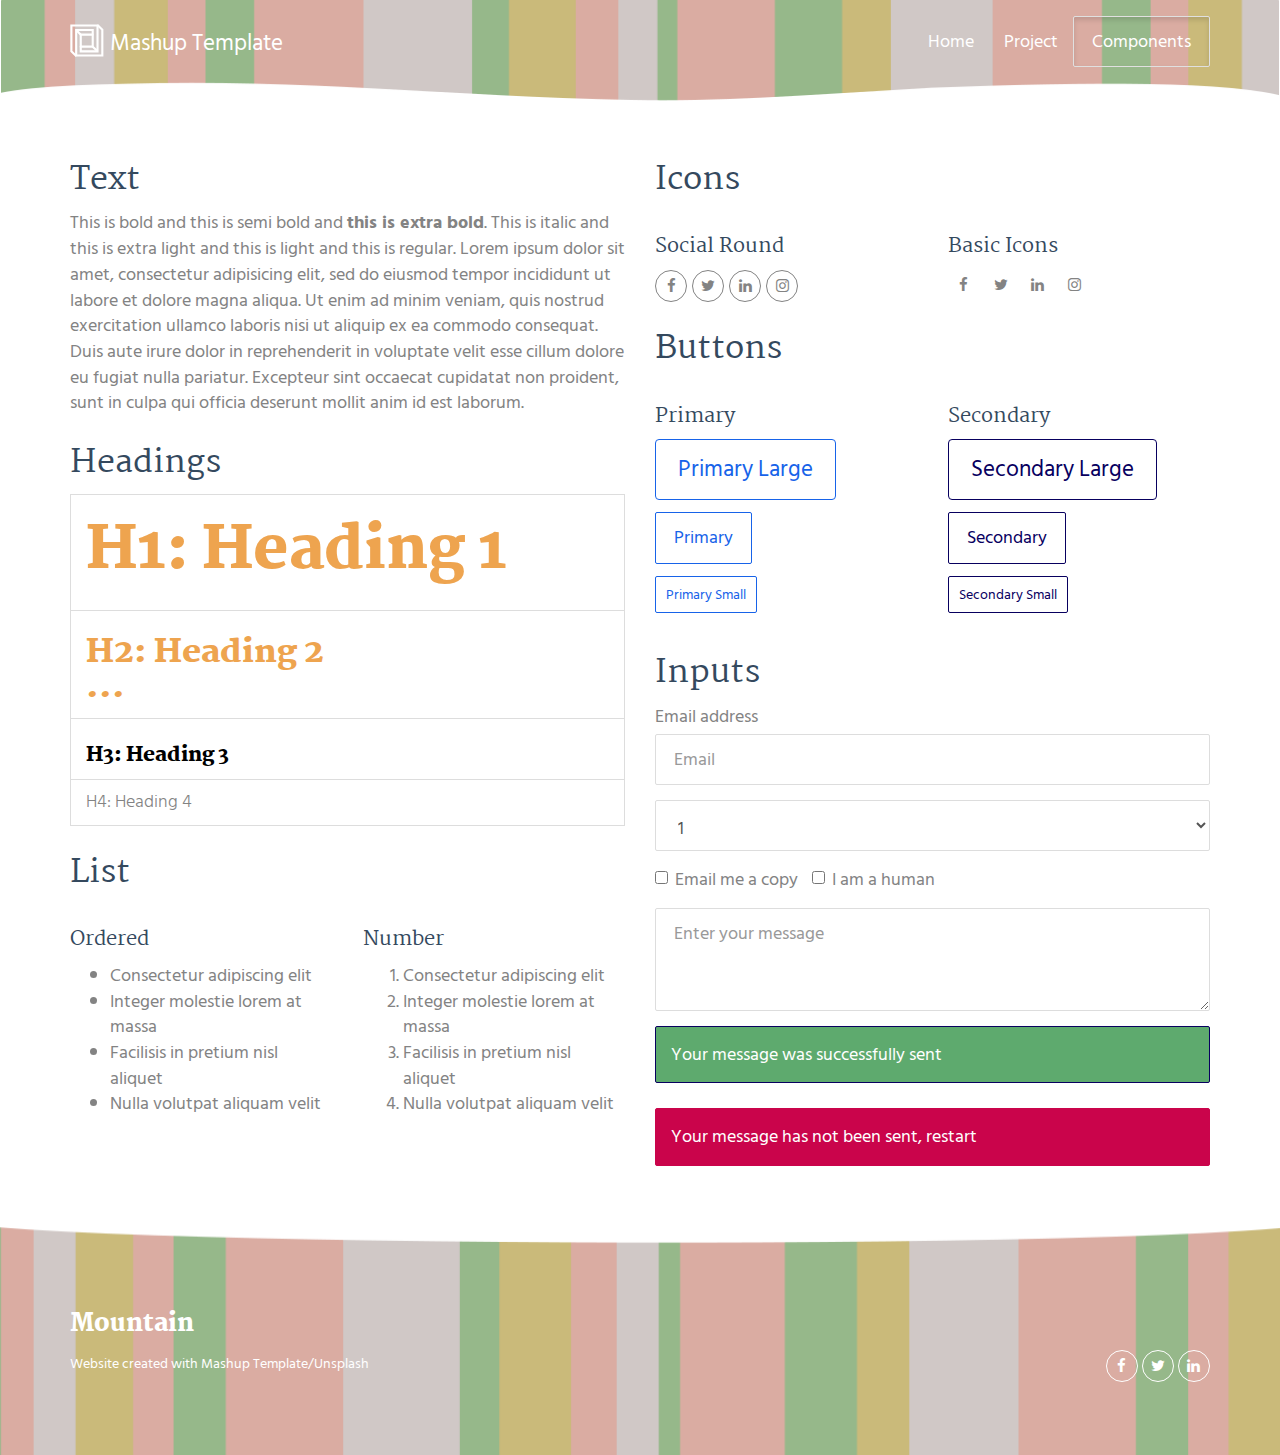
<file: components.html>
<!DOCTYPE html>
<html lang="en">

<head>
  <meta charset="UTF-8">
  <meta content="IE=edge" http-equiv="X-UA-Compatible">
  <meta content="width=device-width,initial-scale=1" name="viewport">
  <meta content="description" name="description">
  <meta name="google" content="notranslate" />
  <meta content="Mashup templates have been developped by Orson.io team" name="author">

  <!-- Disable tap highlight on IE -->
  <meta name="msapplication-tap-highlight" content="no">
  
  
  <link rel="apple-touch-icon" sizes="180x180" href="./assets/apple-icon-180x180.png">
  <link href="./assets/favicon.ico" rel="icon">

  <link href="" rel="stylesheet">


  <title>components</title>

<link href="./main.550dcf66.css" rel="stylesheet"></head>

<body> <!-- Add your content of header -->
<header>
  <nav class="navbar navbar-default active">
    <div class="container">
      <div class="navbar-header">
        <button type="button" class="navbar-toggle collapsed" data-toggle="collapse" data-target="#navbar-collapse" aria-expanded="false">
          <span class="sr-only">Toggle navigation</span>
          <span class="icon-bar"></span>
          <span class="icon-bar"></span>
          <span class="icon-bar"></span>
        </button>
        <a class="navbar-brand" href="./index.html" title="">
          <img src="./assets/images/mashup-icon.svg" class="navbar-logo-img" alt="">
          Mashup Template
        </a>
      </div>

      <div class="collapse navbar-collapse" id="navbar-collapse">
        <ul class="nav navbar-nav navbar-right">
          <li><a href="./index.html" title="">Home</a></li>
          <li><a href="./project.html" title="">Project</a></li>
          <li>
            <p>
              <a href="./components.html" class="btn btn-default navbar-btn" title="">Components</a>
            </p>
          </li>

        </ul>
      </div> 
    </div>
  </nav>
</header>

<!-- Add your site or app content here -->
  <div class="container">
    <div class="row">
      <div class="col-xs-12 col-md-6">

        <div class="template-example">
          <h2 class="template-title-example">Text</h2>
          <p>This is bold and this is semi bold and <b>this is extra bold</b>. This is italic and this is extra light and this is light
          and this is regular. Lorem ipsum dolor sit amet, consectetur adipisicing elit, sed do eiusmod
          tempor incididunt ut labore et dolore magna aliqua. Ut enim ad minim veniam,
          quis nostrud exercitation ullamco laboris nisi ut aliquip ex ea commodo
          consequat. Duis aute irure dolor in reprehenderit in voluptate velit esse
          cillum dolore eu fugiat nulla pariatur. Excepteur sint occaecat cupidatat non
          proident, sunt in culpa qui officia deserunt mollit anim id est laborum.
          </p>
        </div>

        <div class="template-example">
          <h2 class="template-title-example">Headings</h2>
          
          <table class="table table-bordered">
            <tr><td><h1>H1: Heading 1</h1></td></tr>
            <tr><td><h2>H2: Heading 2</h2></td></tr>
            <tr><td><h3>H3: Heading 3</h3></td></tr>
            <tr><td><h4>H4: Heading 4</h4></td></tr>
          </table>
        </div>

        <div class="template-example">
          <h2 class="template-title-example">List</h2>
          <div class="row">
            <div class="col-md-6">
              <h3 class="template-title-example">Ordered</h3>
              <ul>
                <li>Consectetur adipiscing elit</li>
                <li>Integer molestie lorem at massa</li>
                <li>Facilisis in pretium nisl aliquet</li>
                <li>Nulla volutpat aliquam velit</li>
              </ul>
            </div>
            <div class="col-md-6">
              <h3 class="template-title-example">Number</h3>
              <ol>
                <li>Consectetur adipiscing elit</li>
                <li>Integer molestie lorem at massa</li>
                <li>Facilisis in pretium nisl aliquet</li>
                <li>Nulla volutpat aliquam velit</li>
              </ol>
            </div>
          </div>
        </div>

        
      </div>

      <div class="col-xs-12 col-md-6">
        <div class="template-example">
          <h2 class="template-title-example">Icons</h2>
          
          <div class="row">
            <div class="col-md-6">
              <h3 class="template-title-example">Social Round</h2>
              <ul class="list-icons">
                <li>
                  <a href="" class="social-round-icon fa-icon">
                    <i class="fa fa-facebook"></i>
                  </a>
                </li>
                <li>
                  <a href="" class="social-round-icon fa-icon">
                    <i class="fa fa-twitter"></i>
                  </a>
                </li>
                <li>
                  <a href="" class="social-round-icon fa-icon">
                    <i class="fa fa-linkedin"></i>
                  </a>
                </li>
                <li>
                  <a href="" class="social-round-icon fa-icon">
                    <i class="fa fa-instagram"></i>
                  </a>
                </li>
              </ul>
            </div>
            <div class="col-md-6">
               <h3 class="template-title-example">Basic Icons</h2>
                <ul class="list-icons">
                  <li>
                    <span class="fa-icon">
                      <i class="fa fa-facebook"></i>
                    </span>
                  </li>
                  <li>
                    <span class="fa-icon">
                      <i class="fa fa-twitter"></i>
                    </span>
                  </li>
                  <li>
                    <span class="fa-icon">
                      <i class="fa fa-linkedin"></i>
                    </span>
                  </li>
                  <li>
                    <span class="fa-icon">
                      <i class="fa fa-instagram"></i>
                    </span>
                  </li>
                </ul>
            </div>

          </div>


          


        </div>

        <div class="template-example">
          <h2 class="template-title-example">Buttons</h2>
          <div class="row">
            <div class="col-md-6">
              <h3 class="template-title-example">Primary</h2>
              <div class="row">
                  <div class="col-md-6">
                  <p><a href="" class="btn btn-primary btn-lg">Primary Large</a></p>
                  <p><a href="" class="btn btn-primary">Primary </a></p>
                  <p><a href="" class="btn btn-primary btn-sm">Primary Small</a></p>
                </div>
              </div>

            </div>

            <div class="col-md-6">
              <h3 class="template-title-example">Secondary</h2>
              <div class="row">
                  <div class="col-md-6">
                  <p><a href="" class="btn btn-info btn-lg">Secondary Large</a></p>
                  <p><a href="" class="btn btn-info">Secondary </a></p>
                  <p><a href="" class="btn btn-info btn-sm">Secondary Small</a></p>
                </div>
              </div>
            </div>
          </div>
        </div>
        
        <div class="template-example">
          <h2 class="template-title-example">Inputs</h2>

            <div class="form-group">
              <label for="exampleInputEmail1">Email address</label>
              <input type="email" class="form-control" id="exampleInputEmail1" placeholder="Email">
            </div>

            <div class="form-group">
              <select class="form-control">
                <option>1</option>
                <option>2</option>
                <option>3</option>
                <option>4</option>
                <option>5</option>
              </select>
            </div>

            <div class="form-group">
              <label class="checkbox-inline">
                <input 
                type="checkbox" id="inlineCheckbox1" value="option1"> Email me a copy
              </label>
              <label class="checkbox-inline">
                <input type="checkbox" id="inlineCheckbox2" value="option2"> I am a human
              </label>
            </div>

            <div class="form-group">
              <textarea class="form-control" rows="3" placeholder="Enter your message"></textarea>
            </div>
            
            <div class="alert alert-success" role="alert">Your message was successfully sent</div>
            <div class="alert alert-danger" role="alert">Your message has not been sent, restart</div>
        </div>




      </div>
    </div>
  </div>

<footer class="footer-container white-text-container">
  <div class="container">
    <div class="row">

     
      <div class="col-xs-12">
        <h3>Mountain</h3>

        <div class="row">
          <div class="col-xs-12 col-sm-7">
            <p><small>Website created with <a href="http://www.mashup-template.com/" title="Create website with free html template">Mashup Template</a>/<a href="https://www.unsplash.com/" title="Beautiful Free Images">Unsplash</a></small>
            </p>
          </div>
          <div class="col-xs-12 col-sm-5">
            <p class="text-right">
              <a href="https://facebook.com/" class="social-round-icon white-round-icon fa-icon" title="">
                <i class="fa fa-facebook" aria-hidden="true"></i>
              </a>
              <a href="https://twitter.com/" class="social-round-icon white-round-icon fa-icon" title="">
                <i class="fa fa-twitter" aria-hidden="true"></i>
              </a>
              <a href="https://www.linkedin.com/" class="social-round-icon white-round-icon fa-icon" title="">
                <i class="fa fa-linkedin" aria-hidden="true"></i>
              </a>
            </p>
          </div>
        </div>
        
        
      </div>
    </div>
  </div>
</footer>

<script>
  document.addEventListener("DOMContentLoaded", function (event) {
    navActivePage();
    scrollRevelation('.reveal');
  });
</script>

<!-- Google Analytics: change UA-XXXXX-X to be your site's ID 

<script>
  (function (i, s, o, g, r, a, m) {
    i['GoogleAnalyticsObject'] = r; i[r] = i[r] || function () {
      (i[r].q = i[r].q || []).push(arguments)
    }, i[r].l = 1 * new Date(); a = s.createElement(o),
      m = s.getElementsByTagName(o)[0]; a.async = 1; a.src = g; m.parentNode.insertBefore(a, m)
  })(window, document, 'script', '//www.google-analytics.com/analytics.js', 'ga');
  ga('create', 'UA-XXXXX-X', 'auto');
  ga('send', 'pageview');
</script>

--> <script type="text/javascript" src="./main.0cf8b554.js"></script></body>

</html>
</file>
<file: main.550dcf66.css>
@import url(https://fonts.googleapis.com/css?family=Hind+Siliguri:300,600|Martel:400,900);@import url(https://maxcdn.bootstrapcdn.com/font-awesome/4.7.0/css/font-awesome.min.css);/*!
 * Bootstrap v3.3.7 (http://getbootstrap.com)
 * Copyright 2011-2016 Twitter, Inc.
 * Licensed under MIT (https://github.com/twbs/bootstrap/blob/master/LICENSE)
 */
/*! normalize.css v3.0.3 | MIT License | github.com/necolas/normalize.css */html{font-family:sans-serif;-ms-text-size-adjust:100%;-webkit-text-size-adjust:100%}body{margin:0}article,aside,details,figcaption,figure,footer,header,hgroup,main,menu,nav,section,summary{display:block}audio,canvas,progress,video{display:inline-block;vertical-align:baseline}audio:not([controls]){display:none;height:0}[hidden],template{display:none}a{background-color:transparent}a:active,a:hover{outline:0}abbr[title]{border-bottom:1px dotted}b,strong{font-weight:700}dfn{font-style:italic}h1{font-size:2em;margin:.67em 0}mark{background:#ff0;color:#000}small{font-size:80%}sub,sup{font-size:75%;line-height:0;position:relative;vertical-align:baseline}sup{top:-.5em}sub{bottom:-.25em}img{border:0}svg:not(:root){overflow:hidden}figure{margin:1em 40px}hr{box-sizing:content-box;height:0}pre{overflow:auto}code,kbd,pre,samp{font-family:monospace,monospace;font-size:1em}button,input,optgroup,select,textarea{color:inherit;font:inherit;margin:0}button{overflow:visible}button,select{text-transform:none}button,html input[type=button],input[type=reset],input[type=submit]{-webkit-appearance:button;cursor:pointer}button[disabled],html input[disabled]{cursor:default}button::-moz-focus-inner,input::-moz-focus-inner{border:0;padding:0}input{line-height:normal}input[type=checkbox],input[type=radio]{box-sizing:border-box;padding:0}input[type=number]::-webkit-inner-spin-button,input[type=number]::-webkit-outer-spin-button{height:auto}input[type=search]{-webkit-appearance:textfield;box-sizing:content-box}input[type=search]::-webkit-search-cancel-button,input[type=search]::-webkit-search-decoration{-webkit-appearance:none}fieldset{border:1px solid silver;margin:0 2px;padding:.35em .625em .75em}textarea{overflow:auto}optgroup{font-weight:700}table{border-collapse:collapse;border-spacing:0}td,th{padding:0}

/*! Source: https://github.com/h5bp/html5-boilerplate/blob/master/src/css/main.css */@media print{*,:after,:before{background:transparent!important;color:#000!important;box-shadow:none!important;text-shadow:none!important}a,a:visited{text-decoration:underline}a[href]:after{content:" (" attr(href) ")"}abbr[title]:after{content:" (" attr(title) ")"}a[href^="#"]:after,a[href^="javascript:"]:after{content:""}blockquote,pre{border:1px solid #999;page-break-inside:avoid}thead{display:table-header-group}img,tr{page-break-inside:avoid}img{max-width:100%!important}h2,h3,p{orphans:3;widows:3}h2,h3{page-break-after:avoid}.navbar{display:none}.btn>.caret,.dropup>.btn>.caret{border-top-color:#000!important}.label{border:1px solid #000}.table{border-collapse:collapse!important}.table td,.table th{background-color:#fff!important}.table-bordered td,.table-bordered th{border:1px solid #ddd!important}}*,:after,:before{-webkit-box-sizing:border-box;-moz-box-sizing:border-box;box-sizing:border-box}html{font-size:10px;-webkit-tap-highlight-color:transparent}body{font-family:Hind Siliguri,Helvetica,Arial,sans-serif;font-size:18px;line-height:1.42857;color:#838383;background-color:#fff}button,input,select,textarea{font-family:inherit;font-size:inherit;line-height:inherit}a{color:#1763e9;text-decoration:none}a:focus,a:hover{color:#1045a4;text-decoration:underline}a:focus{outline:5px auto -webkit-focus-ring-color;outline-offset:-2px}figure{margin:0}img{vertical-align:middle}.img-responsive{display:block;max-width:100%;height:auto}.img-rounded{border-radius:4px}.img-thumbnail{padding:4px;line-height:1.42857;background-color:#fff;border:1px solid #ddd;border-radius:2px;-webkit-transition:all .2s ease-in-out;-o-transition:all .2s ease-in-out;transition:all .2s ease-in-out;display:inline-block;max-width:100%;height:auto}.img-circle{border-radius:50%}hr{margin-top:25px;margin-bottom:25px;border:0;border-top:1px solid #eee}.sr-only{position:absolute;width:1px;height:1px;margin:-1px;padding:0;overflow:hidden;clip:rect(0,0,0,0);border:0}.sr-only-focusable:active,.sr-only-focusable:focus{position:static;width:auto;height:auto;margin:0;overflow:visible;clip:auto}[role=button]{cursor:pointer}.h1,.h2,.h3,.h4,.h5,.h6,h1,h2,h3,h4,h5,h6{font-family:Martel,Times New Roman,Times,serif;font-weight:900;line-height:1.1;color:#eea44f}.h1 .small,.h1 small,.h2 .small,.h2 small,.h3 .small,.h3 small,.h4 .small,.h4 small,.h5 .small,.h5 small,.h6 .small,.h6 small,h1 .small,h1 small,h2 .small,h2 small,h3 .small,h3 small,h4 .small,h4 small,h5 .small,h5 small,h6 .small,h6 small{font-weight:400;line-height:1;color:#777}.h1,.h2,.h3,h1,h2,h3{margin-top:25px;margin-bottom:12.5px}.h1 .small,.h1 small,.h2 .small,.h2 small,.h3 .small,.h3 small,h1 .small,h1 small,h2 .small,h2 small,h3 .small,h3 small{font-size:65%}.h4,.h5,.h6,h4,h5,h6{margin-top:12.5px;margin-bottom:12.5px}.h4 .small,.h4 small,.h5 .small,.h5 small,.h6 .small,.h6 small,h4 .small,h4 small,h5 .small,h5 small,h6 .small,h6 small{font-size:75%}.h1,h1{font-size:59px}.h2,h2{font-size:31px}.h3,h3{font-size:24px}.h4,.h5,h4,h5{font-size:18px}.h6,h6{font-size:16px}p{margin:0 0 12.5px}.lead{margin-bottom:25px;font-size:20px;font-weight:300;line-height:1.4}@media (min-width:768px){.lead{font-size:27px}}.small,small{font-size:77%}.mark,mark{background-color:#fcf8e3;padding:.2em}.text-left{text-align:left}.text-right{text-align:right}.text-center{text-align:center}.text-justify{text-align:justify}.text-nowrap{white-space:nowrap}.text-lowercase{text-transform:lowercase}.initialism,.text-uppercase{text-transform:uppercase}.text-capitalize{text-transform:capitalize}.text-muted{color:#777}.text-primary{color:#1763e9}a.text-primary:focus,a.text-primary:hover{color:#124fbb}.text-success{color:#fff}a.text-success:focus,a.text-success:hover{color:#e6e6e6}.text-info{color:#31708f}a.text-info:focus,a.text-info:hover{color:#245269}.text-warning{color:#8a6d3b}a.text-warning:focus,a.text-warning:hover{color:#66512c}.text-danger{color:#fff}a.text-danger:focus,a.text-danger:hover{color:#e6e6e6}.bg-primary{color:#fff;background-color:#1763e9}a.bg-primary:focus,a.bg-primary:hover{background-color:#124fbb}.bg-success{background-color:#08005f}a.bg-success:focus,a.bg-success:hover{background-color:#04002c}.bg-info{background-color:#d9edf7}a.bg-info:focus,a.bg-info:hover{background-color:#afd9ee}.bg-warning{background-color:#fcf8e3}a.bg-warning:focus,a.bg-warning:hover{background-color:#f7ecb5}.bg-danger{background-color:#ca044b}a.bg-danger:focus,a.bg-danger:hover{background-color:#980338}.page-header{padding-bottom:11.5px;margin:50px 0 25px;border-bottom:1px solid #eee}ol,ul{margin-top:0;margin-bottom:12.5px}ol ol,ol ul,ul ol,ul ul{margin-bottom:0}.list-inline,.list-unstyled{padding-left:0;list-style:none}.list-inline{margin-left:-5px}.list-inline>li{display:inline-block;padding-left:5px;padding-right:5px}dl{margin-top:0;margin-bottom:25px}dd,dt{line-height:1.42857}dt{font-weight:700}dd{margin-left:0}.dl-horizontal dd:after,.dl-horizontal dd:before{content:" ";display:table}.dl-horizontal dd:after{clear:both}@media (min-width:768px){.dl-horizontal dt{float:left;width:160px;clear:left;text-align:right;overflow:hidden;text-overflow:ellipsis;white-space:nowrap}.dl-horizontal dd{margin-left:180px}}abbr[data-original-title],abbr[title]{cursor:help;border-bottom:1px dotted #777}.initialism{font-size:90%}blockquote{padding:12.5px 25px;margin:0 0 25px;font-size:22.5px;border-left:5px solid #eee}blockquote ol:last-child,blockquote p:last-child,blockquote ul:last-child{margin-bottom:0}blockquote .small,blockquote footer,blockquote small{display:block;font-size:80%;line-height:1.42857;color:#777}blockquote .small:before,blockquote footer:before,blockquote small:before{content:"\2014   \A0"}.blockquote-reverse,blockquote.pull-right{padding-right:15px;padding-left:0;border-right:5px solid #eee;border-left:0;text-align:right}.blockquote-reverse .small:before,.blockquote-reverse footer:before,.blockquote-reverse small:before,blockquote.pull-right .small:before,blockquote.pull-right footer:before,blockquote.pull-right small:before{content:""}.blockquote-reverse .small:after,.blockquote-reverse footer:after,.blockquote-reverse small:after,blockquote.pull-right .small:after,blockquote.pull-right footer:after,blockquote.pull-right small:after{content:"\A0   \2014"}address{margin-bottom:25px;font-style:normal;line-height:1.42857}code,kbd,pre,samp{font-family:Menlo,Monaco,Consolas,Courier New,monospace}code{color:#c7254e;background-color:#f9f2f4}code,kbd{padding:2px 4px;font-size:90%;border-radius:2px}kbd{color:#fff;background-color:#333;box-shadow:inset 0 -1px 0 rgba(0,0,0,.25)}kbd kbd{padding:0;font-size:100%;font-weight:700;box-shadow:none}pre{display:block;padding:12px;margin:0 0 12.5px;font-size:17px;line-height:1.42857;word-break:break-all;word-wrap:break-word;color:#333;background-color:#f5f5f5;border:1px solid #ccc;border-radius:2px}pre code{padding:0;font-size:inherit;color:inherit;white-space:pre-wrap;background-color:transparent;border-radius:0}.pre-scrollable{max-height:340px;overflow-y:scroll}.container{margin-right:auto;margin-left:auto;padding-left:15px;padding-right:15px}.container:after,.container:before{content:" ";display:table}.container:after{clear:both}@media (min-width:768px){.container{width:750px}}@media (min-width:992px){.container{width:970px}}@media (min-width:1200px){.container{width:1170px}}.container-fluid{margin-right:auto;margin-left:auto;padding-left:15px;padding-right:15px}.container-fluid:after,.container-fluid:before{content:" ";display:table}.container-fluid:after{clear:both}.row{margin-left:-15px;margin-right:-15px}.row:after,.row:before{content:" ";display:table}.row:after{clear:both}.col-lg-1,.col-lg-2,.col-lg-3,.col-lg-4,.col-lg-5,.col-lg-6,.col-lg-7,.col-lg-8,.col-lg-9,.col-lg-10,.col-lg-11,.col-lg-12,.col-md-1,.col-md-2,.col-md-3,.col-md-4,.col-md-5,.col-md-6,.col-md-7,.col-md-8,.col-md-9,.col-md-10,.col-md-11,.col-md-12,.col-sm-1,.col-sm-2,.col-sm-3,.col-sm-4,.col-sm-5,.col-sm-6,.col-sm-7,.col-sm-8,.col-sm-9,.col-sm-10,.col-sm-11,.col-sm-12,.col-xs-1,.col-xs-2,.col-xs-3,.col-xs-4,.col-xs-5,.col-xs-6,.col-xs-7,.col-xs-8,.col-xs-9,.col-xs-10,.col-xs-11,.col-xs-12{position:relative;min-height:1px;padding-left:15px;padding-right:15px}.col-xs-1,.col-xs-2,.col-xs-3,.col-xs-4,.col-xs-5,.col-xs-6,.col-xs-7,.col-xs-8,.col-xs-9,.col-xs-10,.col-xs-11,.col-xs-12{float:left}.col-xs-1{width:8.33333%}.col-xs-2{width:16.66667%}.col-xs-3{width:25%}.col-xs-4{width:33.33333%}.col-xs-5{width:41.66667%}.col-xs-6{width:50%}.col-xs-7{width:58.33333%}.col-xs-8{width:66.66667%}.col-xs-9{width:75%}.col-xs-10{width:83.33333%}.col-xs-11{width:91.66667%}.col-xs-12{width:100%}.col-xs-pull-0{right:auto}.col-xs-pull-1{right:8.33333%}.col-xs-pull-2{right:16.66667%}.col-xs-pull-3{right:25%}.col-xs-pull-4{right:33.33333%}.col-xs-pull-5{right:41.66667%}.col-xs-pull-6{right:50%}.col-xs-pull-7{right:58.33333%}.col-xs-pull-8{right:66.66667%}.col-xs-pull-9{right:75%}.col-xs-pull-10{right:83.33333%}.col-xs-pull-11{right:91.66667%}.col-xs-pull-12{right:100%}.col-xs-push-0{left:auto}.col-xs-push-1{left:8.33333%}.col-xs-push-2{left:16.66667%}.col-xs-push-3{left:25%}.col-xs-push-4{left:33.33333%}.col-xs-push-5{left:41.66667%}.col-xs-push-6{left:50%}.col-xs-push-7{left:58.33333%}.col-xs-push-8{left:66.66667%}.col-xs-push-9{left:75%}.col-xs-push-10{left:83.33333%}.col-xs-push-11{left:91.66667%}.col-xs-push-12{left:100%}.col-xs-offset-0{margin-left:0}.col-xs-offset-1{margin-left:8.33333%}.col-xs-offset-2{margin-left:16.66667%}.col-xs-offset-3{margin-left:25%}.col-xs-offset-4{margin-left:33.33333%}.col-xs-offset-5{margin-left:41.66667%}.col-xs-offset-6{margin-left:50%}.col-xs-offset-7{margin-left:58.33333%}.col-xs-offset-8{margin-left:66.66667%}.col-xs-offset-9{margin-left:75%}.col-xs-offset-10{margin-left:83.33333%}.col-xs-offset-11{margin-left:91.66667%}.col-xs-offset-12{margin-left:100%}@media (min-width:768px){.col-sm-1,.col-sm-2,.col-sm-3,.col-sm-4,.col-sm-5,.col-sm-6,.col-sm-7,.col-sm-8,.col-sm-9,.col-sm-10,.col-sm-11,.col-sm-12{float:left}.col-sm-1{width:8.33333%}.col-sm-2{width:16.66667%}.col-sm-3{width:25%}.col-sm-4{width:33.33333%}.col-sm-5{width:41.66667%}.col-sm-6{width:50%}.col-sm-7{width:58.33333%}.col-sm-8{width:66.66667%}.col-sm-9{width:75%}.col-sm-10{width:83.33333%}.col-sm-11{width:91.66667%}.col-sm-12{width:100%}.col-sm-pull-0{right:auto}.col-sm-pull-1{right:8.33333%}.col-sm-pull-2{right:16.66667%}.col-sm-pull-3{right:25%}.col-sm-pull-4{right:33.33333%}.col-sm-pull-5{right:41.66667%}.col-sm-pull-6{right:50%}.col-sm-pull-7{right:58.33333%}.col-sm-pull-8{right:66.66667%}.col-sm-pull-9{right:75%}.col-sm-pull-10{right:83.33333%}.col-sm-pull-11{right:91.66667%}.col-sm-pull-12{right:100%}.col-sm-push-0{left:auto}.col-sm-push-1{left:8.33333%}.col-sm-push-2{left:16.66667%}.col-sm-push-3{left:25%}.col-sm-push-4{left:33.33333%}.col-sm-push-5{left:41.66667%}.col-sm-push-6{left:50%}.col-sm-push-7{left:58.33333%}.col-sm-push-8{left:66.66667%}.col-sm-push-9{left:75%}.col-sm-push-10{left:83.33333%}.col-sm-push-11{left:91.66667%}.col-sm-push-12{left:100%}.col-sm-offset-0{margin-left:0}.col-sm-offset-1{margin-left:8.33333%}.col-sm-offset-2{margin-left:16.66667%}.col-sm-offset-3{margin-left:25%}.col-sm-offset-4{margin-left:33.33333%}.col-sm-offset-5{margin-left:41.66667%}.col-sm-offset-6{margin-left:50%}.col-sm-offset-7{margin-left:58.33333%}.col-sm-offset-8{margin-left:66.66667%}.col-sm-offset-9{margin-left:75%}.col-sm-offset-10{margin-left:83.33333%}.col-sm-offset-11{margin-left:91.66667%}.col-sm-offset-12{margin-left:100%}}@media (min-width:992px){.col-md-1,.col-md-2,.col-md-3,.col-md-4,.col-md-5,.col-md-6,.col-md-7,.col-md-8,.col-md-9,.col-md-10,.col-md-11,.col-md-12{float:left}.col-md-1{width:8.33333%}.col-md-2{width:16.66667%}.col-md-3{width:25%}.col-md-4{width:33.33333%}.col-md-5{width:41.66667%}.col-md-6{width:50%}.col-md-7{width:58.33333%}.col-md-8{width:66.66667%}.col-md-9{width:75%}.col-md-10{width:83.33333%}.col-md-11{width:91.66667%}.col-md-12{width:100%}.col-md-pull-0{right:auto}.col-md-pull-1{right:8.33333%}.col-md-pull-2{right:16.66667%}.col-md-pull-3{right:25%}.col-md-pull-4{right:33.33333%}.col-md-pull-5{right:41.66667%}.col-md-pull-6{right:50%}.col-md-pull-7{right:58.33333%}.col-md-pull-8{right:66.66667%}.col-md-pull-9{right:75%}.col-md-pull-10{right:83.33333%}.col-md-pull-11{right:91.66667%}.col-md-pull-12{right:100%}.col-md-push-0{left:auto}.col-md-push-1{left:8.33333%}.col-md-push-2{left:16.66667%}.col-md-push-3{left:25%}.col-md-push-4{left:33.33333%}.col-md-push-5{left:41.66667%}.col-md-push-6{left:50%}.col-md-push-7{left:58.33333%}.col-md-push-8{left:66.66667%}.col-md-push-9{left:75%}.col-md-push-10{left:83.33333%}.col-md-push-11{left:91.66667%}.col-md-push-12{left:100%}.col-md-offset-0{margin-left:0}.col-md-offset-1{margin-left:8.33333%}.col-md-offset-2{margin-left:16.66667%}.col-md-offset-3{margin-left:25%}.col-md-offset-4{margin-left:33.33333%}.col-md-offset-5{margin-left:41.66667%}.col-md-offset-6{margin-left:50%}.col-md-offset-7{margin-left:58.33333%}.col-md-offset-8{margin-left:66.66667%}.col-md-offset-9{margin-left:75%}.col-md-offset-10{margin-left:83.33333%}.col-md-offset-11{margin-left:91.66667%}.col-md-offset-12{margin-left:100%}}@media (min-width:1200px){.col-lg-1,.col-lg-2,.col-lg-3,.col-lg-4,.col-lg-5,.col-lg-6,.col-lg-7,.col-lg-8,.col-lg-9,.col-lg-10,.col-lg-11,.col-lg-12{float:left}.col-lg-1{width:8.33333%}.col-lg-2{width:16.66667%}.col-lg-3{width:25%}.col-lg-4{width:33.33333%}.col-lg-5{width:41.66667%}.col-lg-6{width:50%}.col-lg-7{width:58.33333%}.col-lg-8{width:66.66667%}.col-lg-9{width:75%}.col-lg-10{width:83.33333%}.col-lg-11{width:91.66667%}.col-lg-12{width:100%}.col-lg-pull-0{right:auto}.col-lg-pull-1{right:8.33333%}.col-lg-pull-2{right:16.66667%}.col-lg-pull-3{right:25%}.col-lg-pull-4{right:33.33333%}.col-lg-pull-5{right:41.66667%}.col-lg-pull-6{right:50%}.col-lg-pull-7{right:58.33333%}.col-lg-pull-8{right:66.66667%}.col-lg-pull-9{right:75%}.col-lg-pull-10{right:83.33333%}.col-lg-pull-11{right:91.66667%}.col-lg-pull-12{right:100%}.col-lg-push-0{left:auto}.col-lg-push-1{left:8.33333%}.col-lg-push-2{left:16.66667%}.col-lg-push-3{left:25%}.col-lg-push-4{left:33.33333%}.col-lg-push-5{left:41.66667%}.col-lg-push-6{left:50%}.col-lg-push-7{left:58.33333%}.col-lg-push-8{left:66.66667%}.col-lg-push-9{left:75%}.col-lg-push-10{left:83.33333%}.col-lg-push-11{left:91.66667%}.col-lg-push-12{left:100%}.col-lg-offset-0{margin-left:0}.col-lg-offset-1{margin-left:8.33333%}.col-lg-offset-2{margin-left:16.66667%}.col-lg-offset-3{margin-left:25%}.col-lg-offset-4{margin-left:33.33333%}.col-lg-offset-5{margin-left:41.66667%}.col-lg-offset-6{margin-left:50%}.col-lg-offset-7{margin-left:58.33333%}.col-lg-offset-8{margin-left:66.66667%}.col-lg-offset-9{margin-left:75%}.col-lg-offset-10{margin-left:83.33333%}.col-lg-offset-11{margin-left:91.66667%}.col-lg-offset-12{margin-left:100%}}table{background-color:transparent}caption{padding-top:8px;padding-bottom:8px;color:#777}caption,th{text-align:left}.table{width:100%;max-width:100%;margin-bottom:25px}.table>tbody>tr>td,.table>tbody>tr>th,.table>tfoot>tr>td,.table>tfoot>tr>th,.table>thead>tr>td,.table>thead>tr>th{padding:8px;line-height:1.42857;vertical-align:top;border-top:1px solid #ddd}.table>thead>tr>th{vertical-align:bottom;border-bottom:2px solid #ddd}.table>caption+thead>tr:first-child>td,.table>caption+thead>tr:first-child>th,.table>colgroup+thead>tr:first-child>td,.table>colgroup+thead>tr:first-child>th,.table>thead:first-child>tr:first-child>td,.table>thead:first-child>tr:first-child>th{border-top:0}.table>tbody+tbody{border-top:2px solid #ddd}.table .table{background-color:#fff}.table-condensed>tbody>tr>td,.table-condensed>tbody>tr>th,.table-condensed>tfoot>tr>td,.table-condensed>tfoot>tr>th,.table-condensed>thead>tr>td,.table-condensed>thead>tr>th{padding:5px}.table-bordered,.table-bordered>tbody>tr>td,.table-bordered>tbody>tr>th,.table-bordered>tfoot>tr>td,.table-bordered>tfoot>tr>th,.table-bordered>thead>tr>td,.table-bordered>thead>tr>th{border:1px solid #ddd}.table-bordered>thead>tr>td,.table-bordered>thead>tr>th{border-bottom-width:2px}.table-striped>tbody>tr:nth-of-type(odd){background-color:#f9f9f9}.table-hover>tbody>tr:hover{background-color:#f5f5f5}table col[class*=col-]{position:static;float:none;display:table-column}table td[class*=col-],table th[class*=col-]{position:static;float:none;display:table-cell}.table>tbody>tr.active>td,.table>tbody>tr.active>th,.table>tbody>tr>td.active,.table>tbody>tr>th.active,.table>tfoot>tr.active>td,.table>tfoot>tr.active>th,.table>tfoot>tr>td.active,.table>tfoot>tr>th.active,.table>thead>tr.active>td,.table>thead>tr.active>th,.table>thead>tr>td.active,.table>thead>tr>th.active{background-color:#f5f5f5}.table-hover>tbody>tr.active:hover>td,.table-hover>tbody>tr.active:hover>th,.table-hover>tbody>tr:hover>.active,.table-hover>tbody>tr>td.active:hover,.table-hover>tbody>tr>th.active:hover{background-color:#e8e8e8}.table>tbody>tr.success>td,.table>tbody>tr.success>th,.table>tbody>tr>td.success,.table>tbody>tr>th.success,.table>tfoot>tr.success>td,.table>tfoot>tr.success>th,.table>tfoot>tr>td.success,.table>tfoot>tr>th.success,.table>thead>tr.success>td,.table>thead>tr.success>th,.table>thead>tr>td.success,.table>thead>tr>th.success{background-color:#08005f}.table-hover>tbody>tr.success:hover>td,.table-hover>tbody>tr.success:hover>th,.table-hover>tbody>tr:hover>.success,.table-hover>tbody>tr>td.success:hover,.table-hover>tbody>tr>th.success:hover{background-color:#060046}.table>tbody>tr.info>td,.table>tbody>tr.info>th,.table>tbody>tr>td.info,.table>tbody>tr>th.info,.table>tfoot>tr.info>td,.table>tfoot>tr.info>th,.table>tfoot>tr>td.info,.table>tfoot>tr>th.info,.table>thead>tr.info>td,.table>thead>tr.info>th,.table>thead>tr>td.info,.table>thead>tr>th.info{background-color:#d9edf7}.table-hover>tbody>tr.info:hover>td,.table-hover>tbody>tr.info:hover>th,.table-hover>tbody>tr:hover>.info,.table-hover>tbody>tr>td.info:hover,.table-hover>tbody>tr>th.info:hover{background-color:#c4e3f3}.table>tbody>tr.warning>td,.table>tbody>tr.warning>th,.table>tbody>tr>td.warning,.table>tbody>tr>th.warning,.table>tfoot>tr.warning>td,.table>tfoot>tr.warning>th,.table>tfoot>tr>td.warning,.table>tfoot>tr>th.warning,.table>thead>tr.warning>td,.table>thead>tr.warning>th,.table>thead>tr>td.warning,.table>thead>tr>th.warning{background-color:#fcf8e3}.table-hover>tbody>tr.warning:hover>td,.table-hover>tbody>tr.warning:hover>th,.table-hover>tbody>tr:hover>.warning,.table-hover>tbody>tr>td.warning:hover,.table-hover>tbody>tr>th.warning:hover{background-color:#faf2cc}.table>tbody>tr.danger>td,.table>tbody>tr.danger>th,.table>tbody>tr>td.danger,.table>tbody>tr>th.danger,.table>tfoot>tr.danger>td,.table>tfoot>tr.danger>th,.table>tfoot>tr>td.danger,.table>tfoot>tr>th.danger,.table>thead>tr.danger>td,.table>thead>tr.danger>th,.table>thead>tr>td.danger,.table>thead>tr>th.danger{background-color:#ca044b}.table-hover>tbody>tr.danger:hover>td,.table-hover>tbody>tr.danger:hover>th,.table-hover>tbody>tr:hover>.danger,.table-hover>tbody>tr>td.danger:hover,.table-hover>tbody>tr>th.danger:hover{background-color:#b10442}.table-responsive{overflow-x:auto;min-height:.01%}@media screen and (max-width:767px){.table-responsive{width:100%;margin-bottom:18.75px;overflow-y:hidden;-ms-overflow-style:-ms-autohiding-scrollbar;border:1px solid #ddd}.table-responsive>.table{margin-bottom:0}.table-responsive>.table>tbody>tr>td,.table-responsive>.table>tbody>tr>th,.table-responsive>.table>tfoot>tr>td,.table-responsive>.table>tfoot>tr>th,.table-responsive>.table>thead>tr>td,.table-responsive>.table>thead>tr>th{white-space:nowrap}.table-responsive>.table-bordered{border:0}.table-responsive>.table-bordered>tbody>tr>td:first-child,.table-responsive>.table-bordered>tbody>tr>th:first-child,.table-responsive>.table-bordered>tfoot>tr>td:first-child,.table-responsive>.table-bordered>tfoot>tr>th:first-child,.table-responsive>.table-bordered>thead>tr>td:first-child,.table-responsive>.table-bordered>thead>tr>th:first-child{border-left:0}.table-responsive>.table-bordered>tbody>tr>td:last-child,.table-responsive>.table-bordered>tbody>tr>th:last-child,.table-responsive>.table-bordered>tfoot>tr>td:last-child,.table-responsive>.table-bordered>tfoot>tr>th:last-child,.table-responsive>.table-bordered>thead>tr>td:last-child,.table-responsive>.table-bordered>thead>tr>th:last-child{border-right:0}.table-responsive>.table-bordered>tbody>tr:last-child>td,.table-responsive>.table-bordered>tbody>tr:last-child>th,.table-responsive>.table-bordered>tfoot>tr:last-child>td,.table-responsive>.table-bordered>tfoot>tr:last-child>th{border-bottom:0}}fieldset{margin:0;min-width:0}fieldset,legend{padding:0;border:0}legend{display:block;width:100%;margin-bottom:25px;font-size:27px;line-height:inherit;color:#333;border-bottom:1px solid #e5e5e5}label{display:inline-block;max-width:100%;margin-bottom:5px;font-weight:700}input[type=search]{-webkit-box-sizing:border-box;-moz-box-sizing:border-box;box-sizing:border-box}input[type=checkbox],input[type=radio]{margin:4px 0 0;margin-top:1px\9;line-height:normal}input[type=file]{display:block}input[type=range]{display:block;width:100%}select[multiple],select[size]{height:auto}input[type=checkbox]:focus,input[type=file]:focus,input[type=radio]:focus{outline:5px auto -webkit-focus-ring-color;outline-offset:-2px}output{padding-top:13px}.form-control,output{display:block;font-size:18px;line-height:1.42857;color:#555}.form-control{width:100%;height:51px;padding:12px 18px;background-color:#fff;background-image:none;border:1px solid #ddd;border-radius:2px;-webkit-box-shadow:inset 0 1px 1px rgba(0,0,0,.075);box-shadow:inset 0 1px 1px rgba(0,0,0,.075);-webkit-transition:border-color .15s ease-in-out,box-shadow .15s ease-in-out;-o-transition:border-color ease-in-out .15s,box-shadow ease-in-out .15s;transition:border-color .15s ease-in-out,box-shadow .15s ease-in-out}.form-control:focus{border-color:#66afe9;-webkit-box-shadow:inset 0 1px 1px rgba(0,0,0,.075),0 0 8px rgba(102,175,233,.6);box-shadow:inset 0 1px 1px rgba(0,0,0,.075),0 0 8px rgba(102,175,233,.6)}.form-control::-moz-placeholder{color:#999;opacity:1}.form-control:-ms-input-placeholder{color:#999}.form-control::-webkit-input-placeholder{color:#999}.form-control::-ms-expand{border:0;background-color:transparent}.form-control[disabled],.form-control[readonly],fieldset[disabled] .form-control{background-color:#eee;opacity:1}.form-control[disabled],fieldset[disabled] .form-control{cursor:not-allowed}textarea.form-control{height:auto}input[type=search]{-webkit-appearance:none}@media screen and (-webkit-min-device-pixel-ratio:0){input[type=date].form-control,input[type=datetime-local].form-control,input[type=month].form-control,input[type=time].form-control{line-height:51px}.input-group-sm>.input-group-btn>input[type=date].btn,.input-group-sm>.input-group-btn>input[type=datetime-local].btn,.input-group-sm>.input-group-btn>input[type=month].btn,.input-group-sm>.input-group-btn>input[type=time].btn,.input-group-sm>input[type=date].form-control,.input-group-sm>input[type=date].input-group-addon,.input-group-sm>input[type=datetime-local].form-control,.input-group-sm>input[type=datetime-local].input-group-addon,.input-group-sm>input[type=month].form-control,.input-group-sm>input[type=month].input-group-addon,.input-group-sm>input[type=time].form-control,.input-group-sm>input[type=time].input-group-addon,.input-group-sm input[type=date],.input-group-sm input[type=datetime-local],.input-group-sm input[type=month],.input-group-sm input[type=time],input[type=date].input-sm,input[type=datetime-local].input-sm,input[type=month].input-sm,input[type=time].input-sm{line-height:37px}.input-group-lg>.input-group-btn>input[type=date].btn,.input-group-lg>.input-group-btn>input[type=datetime-local].btn,.input-group-lg>.input-group-btn>input[type=month].btn,.input-group-lg>.input-group-btn>input[type=time].btn,.input-group-lg>input[type=date].form-control,.input-group-lg>input[type=date].input-group-addon,.input-group-lg>input[type=datetime-local].form-control,.input-group-lg>input[type=datetime-local].input-group-addon,.input-group-lg>input[type=month].form-control,.input-group-lg>input[type=month].input-group-addon,.input-group-lg>input[type=time].form-control,.input-group-lg>input[type=time].input-group-addon,.input-group-lg input[type=date],.input-group-lg input[type=datetime-local],.input-group-lg input[type=month],.input-group-lg input[type=time],input[type=date].input-lg,input[type=datetime-local].input-lg,input[type=month].input-lg,input[type=time].input-lg{line-height:61px}}.form-group{margin-bottom:15px}.checkbox,.radio{position:relative;display:block;margin-top:10px;margin-bottom:10px}.checkbox label,.radio label{min-height:25px;padding-left:20px;margin-bottom:0;font-weight:400;cursor:pointer}.checkbox-inline input[type=checkbox],.checkbox input[type=checkbox],.radio-inline input[type=radio],.radio input[type=radio]{position:absolute;margin-left:-20px;margin-top:4px\9}.checkbox+.checkbox,.radio+.radio{margin-top:-5px}.checkbox-inline,.radio-inline{position:relative;display:inline-block;padding-left:20px;margin-bottom:0;vertical-align:middle;font-weight:400;cursor:pointer}.checkbox-inline+.checkbox-inline,.radio-inline+.radio-inline{margin-top:0;margin-left:10px}.checkbox-inline.disabled,.checkbox.disabled label,.radio-inline.disabled,.radio.disabled label,fieldset[disabled] .checkbox-inline,fieldset[disabled] .checkbox label,fieldset[disabled] .radio-inline,fieldset[disabled] .radio label,fieldset[disabled] input[type=checkbox],fieldset[disabled] input[type=radio],input[type=checkbox].disabled,input[type=checkbox][disabled],input[type=radio].disabled,input[type=radio][disabled]{cursor:not-allowed}.form-control-static{padding-top:13px;padding-bottom:13px;margin-bottom:0;min-height:43px}.form-control-static.input-lg,.form-control-static.input-sm,.input-group-lg>.form-control-static.form-control,.input-group-lg>.form-control-static.input-group-addon,.input-group-lg>.input-group-btn>.form-control-static.btn,.input-group-sm>.form-control-static.form-control,.input-group-sm>.form-control-static.input-group-addon,.input-group-sm>.input-group-btn>.form-control-static.btn{padding-left:0;padding-right:0}.input-group-sm>.form-control,.input-group-sm>.input-group-addon,.input-group-sm>.input-group-btn>.btn,.input-sm{height:37px;padding:7px 10px;font-size:14px;line-height:1.5;border-radius:2px}.input-group-sm>.input-group-btn>select.btn,.input-group-sm>select.form-control,.input-group-sm>select.input-group-addon,select.input-sm{height:37px;line-height:37px}.input-group-sm>.input-group-btn>select[multiple].btn,.input-group-sm>.input-group-btn>textarea.btn,.input-group-sm>select[multiple].form-control,.input-group-sm>select[multiple].input-group-addon,.input-group-sm>textarea.form-control,.input-group-sm>textarea.input-group-addon,select[multiple].input-sm,textarea.input-sm{height:auto}.form-group-sm .form-control{height:37px;padding:7px 10px;font-size:14px;line-height:1.5;border-radius:2px}.form-group-sm select.form-control{height:37px;line-height:37px}.form-group-sm select[multiple].form-control,.form-group-sm textarea.form-control{height:auto}.form-group-sm .form-control-static{height:37px;min-height:39px;padding:8px 10px;font-size:14px;line-height:1.5}.input-group-lg>.form-control,.input-group-lg>.input-group-addon,.input-group-lg>.input-group-btn>.btn,.input-lg{height:61px;padding:14px 22px;font-size:23px;line-height:1.33333;border-radius:4px}.input-group-lg>.input-group-btn>select.btn,.input-group-lg>select.form-control,.input-group-lg>select.input-group-addon,select.input-lg{height:61px;line-height:61px}.input-group-lg>.input-group-btn>select[multiple].btn,.input-group-lg>.input-group-btn>textarea.btn,.input-group-lg>select[multiple].form-control,.input-group-lg>select[multiple].input-group-addon,.input-group-lg>textarea.form-control,.input-group-lg>textarea.input-group-addon,select[multiple].input-lg,textarea.input-lg{height:auto}.form-group-lg .form-control{height:61px;padding:14px 22px;font-size:23px;line-height:1.33333;border-radius:4px}.form-group-lg select.form-control{height:61px;line-height:61px}.form-group-lg select[multiple].form-control,.form-group-lg textarea.form-control{height:auto}.form-group-lg .form-control-static{height:61px;min-height:48px;padding:15px 22px;font-size:23px;line-height:1.33333}.has-feedback{position:relative}.has-feedback .form-control{padding-right:63.75px}.form-control-feedback{position:absolute;top:0;right:0;z-index:2;display:block;width:51px;height:51px;line-height:51px;text-align:center;pointer-events:none}.form-group-lg .form-control+.form-control-feedback,.input-group-lg+.form-control-feedback,.input-group-lg>.form-control+.form-control-feedback,.input-group-lg>.input-group-addon+.form-control-feedback,.input-group-lg>.input-group-btn>.btn+.form-control-feedback,.input-lg+.form-control-feedback{width:61px;height:61px;line-height:61px}.form-group-sm .form-control+.form-control-feedback,.input-group-sm+.form-control-feedback,.input-group-sm>.form-control+.form-control-feedback,.input-group-sm>.input-group-addon+.form-control-feedback,.input-group-sm>.input-group-btn>.btn+.form-control-feedback,.input-sm+.form-control-feedback{width:37px;height:37px;line-height:37px}.has-success .checkbox,.has-success .checkbox-inline,.has-success.checkbox-inline label,.has-success.checkbox label,.has-success .control-label,.has-success .help-block,.has-success .radio,.has-success .radio-inline,.has-success.radio-inline label,.has-success.radio label{color:#fff}.has-success .form-control{border-color:#fff;-webkit-box-shadow:inset 0 1px 1px rgba(0,0,0,.075);box-shadow:inset 0 1px 1px rgba(0,0,0,.075)}.has-success .form-control:focus{border-color:#e6e6e6;-webkit-box-shadow:inset 0 1px 1px rgba(0,0,0,.075),0 0 6px #fff;box-shadow:inset 0 1px 1px rgba(0,0,0,.075),0 0 6px #fff}.has-success .input-group-addon{color:#fff;border-color:#fff;background-color:#08005f}.has-success .form-control-feedback{color:#fff}.has-warning .checkbox,.has-warning .checkbox-inline,.has-warning.checkbox-inline label,.has-warning.checkbox label,.has-warning .control-label,.has-warning .help-block,.has-warning .radio,.has-warning .radio-inline,.has-warning.radio-inline label,.has-warning.radio label{color:#8a6d3b}.has-warning .form-control{border-color:#8a6d3b;-webkit-box-shadow:inset 0 1px 1px rgba(0,0,0,.075);box-shadow:inset 0 1px 1px rgba(0,0,0,.075)}.has-warning .form-control:focus{border-color:#66512c;-webkit-box-shadow:inset 0 1px 1px rgba(0,0,0,.075),0 0 6px #c0a16b;box-shadow:inset 0 1px 1px rgba(0,0,0,.075),0 0 6px #c0a16b}.has-warning .input-group-addon{color:#8a6d3b;border-color:#8a6d3b;background-color:#fcf8e3}.has-warning .form-control-feedback{color:#8a6d3b}.has-error .checkbox,.has-error .checkbox-inline,.has-error.checkbox-inline label,.has-error.checkbox label,.has-error .control-label,.has-error .help-block,.has-error .radio,.has-error .radio-inline,.has-error.radio-inline label,.has-error.radio label{color:#fff}.has-error .form-control{border-color:#fff;-webkit-box-shadow:inset 0 1px 1px rgba(0,0,0,.075);box-shadow:inset 0 1px 1px rgba(0,0,0,.075)}.has-error .form-control:focus{border-color:#e6e6e6;-webkit-box-shadow:inset 0 1px 1px rgba(0,0,0,.075),0 0 6px #fff;box-shadow:inset 0 1px 1px rgba(0,0,0,.075),0 0 6px #fff}.has-error .input-group-addon{color:#fff;border-color:#fff;background-color:#ca044b}.has-error .form-control-feedback{color:#fff}.has-feedback label~.form-control-feedback{top:30px}.has-feedback label.sr-only~.form-control-feedback{top:0}.help-block{display:block;margin-top:5px;margin-bottom:10px;color:#c3c3c3}@media (min-width:768px){.form-inline .form-group{display:inline-block;margin-bottom:0;vertical-align:middle}.form-inline .form-control{display:inline-block;width:auto;vertical-align:middle}.form-inline .form-control-static{display:inline-block}.form-inline .input-group{display:inline-table;vertical-align:middle}.form-inline .input-group .form-control,.form-inline .input-group .input-group-addon,.form-inline .input-group .input-group-btn{width:auto}.form-inline .input-group>.form-control{width:100%}.form-inline .control-label{margin-bottom:0;vertical-align:middle}.form-inline .checkbox,.form-inline .radio{display:inline-block;margin-top:0;margin-bottom:0;vertical-align:middle}.form-inline .checkbox label,.form-inline .radio label{padding-left:0}.form-inline .checkbox input[type=checkbox],.form-inline .radio input[type=radio]{position:relative;margin-left:0}.form-inline .has-feedback .form-control-feedback{top:0}}.form-horizontal .checkbox,.form-horizontal .checkbox-inline,.form-horizontal .radio,.form-horizontal .radio-inline{margin-top:0;margin-bottom:0;padding-top:13px}.form-horizontal .checkbox,.form-horizontal .radio{min-height:38px}.form-horizontal .form-group{margin-left:-15px;margin-right:-15px}.form-horizontal .form-group:after,.form-horizontal .form-group:before{content:" ";display:table}.form-horizontal .form-group:after{clear:both}@media (min-width:768px){.form-horizontal .control-label{text-align:right;margin-bottom:0;padding-top:13px}}.form-horizontal .has-feedback .form-control-feedback{right:15px}@media (min-width:768px){.form-horizontal .form-group-lg .control-label{padding-top:15px;font-size:23px}}@media (min-width:768px){.form-horizontal .form-group-sm .control-label{padding-top:8px;font-size:14px}}.btn{display:inline-block;margin-bottom:0;font-weight:400;text-align:center;vertical-align:middle;touch-action:manipulation;cursor:pointer;background-image:none;border:1px solid transparent;white-space:nowrap;padding:12px 18px;font-size:18px;line-height:1.42857;border-radius:2px;-webkit-user-select:none;-moz-user-select:none;-ms-user-select:none;user-select:none}.btn.active.focus,.btn.active:focus,.btn.focus,.btn:active.focus,.btn:active:focus,.btn:focus{outline:5px auto -webkit-focus-ring-color;outline-offset:-2px}.btn.focus,.btn:focus,.btn:hover{color:#fff;text-decoration:none}.btn.active,.btn:active{outline:0;background-image:none;-webkit-box-shadow:inset 0 3px 5px rgba(0,0,0,.125);box-shadow:inset 0 3px 5px rgba(0,0,0,.125)}.btn.disabled,.btn[disabled],fieldset[disabled] .btn{cursor:not-allowed;opacity:.65;filter:alpha(opacity=65);-webkit-box-shadow:none;box-shadow:none}a.btn.disabled,fieldset[disabled] a.btn{pointer-events:none}.btn-default{color:#fff;background-color:transparent;border-color:#fff}.btn-default.focus,.btn-default:focus{color:#fff;background-color:transparent;border-color:#bfbfbf}.btn-default.active,.btn-default:active,.btn-default:hover,.open>.btn-default.dropdown-toggle{color:#fff;background-color:transparent;border-color:#e0e0e0}.btn-default.active.focus,.btn-default.active:focus,.btn-default.active:hover,.btn-default:active.focus,.btn-default:active:focus,.btn-default:active:hover,.open>.btn-default.dropdown-toggle.focus,.open>.btn-default.dropdown-toggle:focus,.open>.btn-default.dropdown-toggle:hover{color:#fff;background-color:transparent;border-color:#bfbfbf}.btn-default.active,.btn-default:active,.open>.btn-default.dropdown-toggle{background-image:none}.btn-default.disabled.focus,.btn-default.disabled:focus,.btn-default.disabled:hover,.btn-default[disabled].focus,.btn-default[disabled]:focus,.btn-default[disabled]:hover,fieldset[disabled] .btn-default.focus,fieldset[disabled] .btn-default:focus,fieldset[disabled] .btn-default:hover{background-color:transparent;border-color:#fff}.btn-default .badge{color:transparent;background-color:#fff}.btn-primary{color:#1763e9;background-color:transparent;border-color:#1763e9}.btn-primary.focus,.btn-primary:focus{color:#1763e9;background-color:transparent;border-color:#0b3275}.btn-primary.active,.btn-primary:active,.btn-primary:hover,.open>.btn-primary.dropdown-toggle{color:#1763e9;background-color:transparent;border-color:#114bb2}.btn-primary.active.focus,.btn-primary.active:focus,.btn-primary.active:hover,.btn-primary:active.focus,.btn-primary:active:focus,.btn-primary:active:hover,.open>.btn-primary.dropdown-toggle.focus,.open>.btn-primary.dropdown-toggle:focus,.open>.btn-primary.dropdown-toggle:hover{color:#1763e9;background-color:transparent;border-color:#0b3275}.btn-primary.active,.btn-primary:active,.open>.btn-primary.dropdown-toggle{background-image:none}.btn-primary.disabled.focus,.btn-primary.disabled:focus,.btn-primary.disabled:hover,.btn-primary[disabled].focus,.btn-primary[disabled]:focus,.btn-primary[disabled]:hover,fieldset[disabled] .btn-primary.focus,fieldset[disabled] .btn-primary:focus,fieldset[disabled] .btn-primary:hover{background-color:transparent;border-color:#1763e9}.btn-primary .badge{color:transparent;background-color:#1763e9}.btn-success{color:#5cb85c;background-color:transparent;border-color:#5cb85c}.btn-success.focus,.btn-success:focus{color:#5cb85c;background-color:transparent;border-color:#2d672d}.btn-success.active,.btn-success:active,.btn-success:hover,.open>.btn-success.dropdown-toggle{color:#5cb85c;background-color:transparent;border-color:#419641}.btn-success.active.focus,.btn-success.active:focus,.btn-success.active:hover,.btn-success:active.focus,.btn-success:active:focus,.btn-success:active:hover,.open>.btn-success.dropdown-toggle.focus,.open>.btn-success.dropdown-toggle:focus,.open>.btn-success.dropdown-toggle:hover{color:#5cb85c;background-color:transparent;border-color:#2d672d}.btn-success.active,.btn-success:active,.open>.btn-success.dropdown-toggle{background-image:none}.btn-success.disabled.focus,.btn-success.disabled:focus,.btn-success.disabled:hover,.btn-success[disabled].focus,.btn-success[disabled]:focus,.btn-success[disabled]:hover,fieldset[disabled] .btn-success.focus,fieldset[disabled] .btn-success:focus,fieldset[disabled] .btn-success:hover{background-color:transparent;border-color:#5cb85c}.btn-success .badge{color:transparent;background-color:#5cb85c}.btn-info{border-color:#08005f}.btn-info,.btn-info.focus,.btn-info:focus{color:#08005f;background-color:transparent}.btn-info.focus,.btn-info:focus{border-color:#000}.btn-info.active,.btn-info:active,.btn-info:hover,.open>.btn-info.dropdown-toggle{color:#08005f;background-color:transparent;border-color:#030022}.btn-info.active.focus,.btn-info.active:focus,.btn-info.active:hover,.btn-info:active.focus,.btn-info:active:focus,.btn-info:active:hover,.open>.btn-info.dropdown-toggle.focus,.open>.btn-info.dropdown-toggle:focus,.open>.btn-info.dropdown-toggle:hover{color:#08005f;background-color:transparent;border-color:#000}.btn-info.active,.btn-info:active,.open>.btn-info.dropdown-toggle{background-image:none}.btn-info.disabled.focus,.btn-info.disabled:focus,.btn-info.disabled:hover,.btn-info[disabled].focus,.btn-info[disabled]:focus,.btn-info[disabled]:hover,fieldset[disabled] .btn-info.focus,fieldset[disabled] .btn-info:focus,fieldset[disabled] .btn-info:hover{background-color:transparent;border-color:#08005f}.btn-info .badge{color:transparent;background-color:#08005f}.btn-warning{color:#f0ad4e;background-color:transparent;border-color:#f0ad4e}.btn-warning.focus,.btn-warning:focus{color:#f0ad4e;background-color:transparent;border-color:#b06d0f}.btn-warning.active,.btn-warning:active,.btn-warning:hover,.open>.btn-warning.dropdown-toggle{color:#f0ad4e;background-color:transparent;border-color:#eb9316}.btn-warning.active.focus,.btn-warning.active:focus,.btn-warning.active:hover,.btn-warning:active.focus,.btn-warning:active:focus,.btn-warning:active:hover,.open>.btn-warning.dropdown-toggle.focus,.open>.btn-warning.dropdown-toggle:focus,.open>.btn-warning.dropdown-toggle:hover{color:#f0ad4e;background-color:transparent;border-color:#b06d0f}.btn-warning.active,.btn-warning:active,.open>.btn-warning.dropdown-toggle{background-image:none}.btn-warning.disabled.focus,.btn-warning.disabled:focus,.btn-warning.disabled:hover,.btn-warning[disabled].focus,.btn-warning[disabled]:focus,.btn-warning[disabled]:hover,fieldset[disabled] .btn-warning.focus,fieldset[disabled] .btn-warning:focus,fieldset[disabled] .btn-warning:hover{background-color:transparent;border-color:#f0ad4e}.btn-warning .badge{color:transparent;background-color:#f0ad4e}.btn-danger{color:#d9534f;background-color:transparent;border-color:#d9534f}.btn-danger.focus,.btn-danger:focus{color:#d9534f;background-color:transparent;border-color:#8b211e}.btn-danger.active,.btn-danger:active,.btn-danger:hover,.open>.btn-danger.dropdown-toggle{color:#d9534f;background-color:transparent;border-color:#c12e2a}.btn-danger.active.focus,.btn-danger.active:focus,.btn-danger.active:hover,.btn-danger:active.focus,.btn-danger:active:focus,.btn-danger:active:hover,.open>.btn-danger.dropdown-toggle.focus,.open>.btn-danger.dropdown-toggle:focus,.open>.btn-danger.dropdown-toggle:hover{color:#d9534f;background-color:transparent;border-color:#8b211e}.btn-danger.active,.btn-danger:active,.open>.btn-danger.dropdown-toggle{background-image:none}.btn-danger.disabled.focus,.btn-danger.disabled:focus,.btn-danger.disabled:hover,.btn-danger[disabled].focus,.btn-danger[disabled]:focus,.btn-danger[disabled]:hover,fieldset[disabled] .btn-danger.focus,fieldset[disabled] .btn-danger:focus,fieldset[disabled] .btn-danger:hover{background-color:transparent;border-color:#d9534f}.btn-danger .badge{color:transparent;background-color:#d9534f}.btn-link{color:#1763e9;font-weight:400;border-radius:0}.btn-link,.btn-link.active,.btn-link:active,.btn-link[disabled],fieldset[disabled] .btn-link{background-color:transparent;-webkit-box-shadow:none;box-shadow:none}.btn-link,.btn-link:active,.btn-link:focus,.btn-link:hover{border-color:transparent}.btn-link:focus,.btn-link:hover{color:#1045a4;text-decoration:underline;background-color:transparent}.btn-link[disabled]:focus,.btn-link[disabled]:hover,fieldset[disabled] .btn-link:focus,fieldset[disabled] .btn-link:hover{color:#777;text-decoration:none}.btn-group-lg>.btn,.btn-lg{padding:14px 22px;font-size:23px;line-height:1.33333;border-radius:4px}.btn-group-sm>.btn,.btn-sm{padding:7px 10px;font-size:14px;line-height:1.5;border-radius:2px}.btn-group-xs>.btn,.btn-xs{padding:1px 5px;font-size:14px;line-height:1.5;border-radius:2px}.btn-block{display:block;width:100%}.btn-block+.btn-block{margin-top:5px}input[type=button].btn-block,input[type=reset].btn-block,input[type=submit].btn-block{width:100%}.fade{opacity:0;-webkit-transition:opacity .15s linear;-o-transition:opacity .15s linear;transition:opacity .15s linear}.fade.in{opacity:1}.collapse{display:none}.collapse.in{display:block}tr.collapse.in{display:table-row}tbody.collapse.in{display:table-row-group}.collapsing{position:relative;height:0;overflow:hidden;-webkit-transition-property:height,visibility;transition-property:height,visibility;-webkit-transition-duration:.35s;transition-duration:.35s;-webkit-transition-timing-function:ease;transition-timing-function:ease}.caret{display:inline-block;width:0;height:0;margin-left:2px;vertical-align:middle;border-top:4px dashed;border-top:4px solid\9;border-right:4px solid transparent;border-left:4px solid transparent}.dropdown,.dropup{position:relative}.dropdown-toggle:focus{outline:0}.dropdown-menu{position:absolute;top:100%;left:0;z-index:1000;display:none;float:left;min-width:160px;padding:5px 0;margin:2px 0 0;list-style:none;font-size:18px;text-align:left;background-color:#fff;border:1px solid #ccc;border:1px solid rgba(0,0,0,.15);border-radius:2px;-webkit-box-shadow:0 6px 12px rgba(0,0,0,.175);box-shadow:0 6px 12px rgba(0,0,0,.175);background-clip:padding-box}.dropdown-menu.pull-right{right:0;left:auto}.dropdown-menu .divider{height:1px;margin:11.5px 0;overflow:hidden;background-color:#e5e5e5}.dropdown-menu>li>a{display:block;padding:3px 20px;clear:both;font-weight:400;line-height:1.42857;color:#333;white-space:nowrap}.dropdown-menu>li>a:focus,.dropdown-menu>li>a:hover{text-decoration:none;color:#262626;background-color:#f5f5f5}.dropdown-menu>.active>a,.dropdown-menu>.active>a:focus,.dropdown-menu>.active>a:hover{color:#fff;text-decoration:none;outline:0;background-color:#1763e9}.dropdown-menu>.disabled>a,.dropdown-menu>.disabled>a:focus,.dropdown-menu>.disabled>a:hover{color:#777}.dropdown-menu>.disabled>a:focus,.dropdown-menu>.disabled>a:hover{text-decoration:none;background-color:transparent;background-image:none;filter:progid:DXImageTransform.Microsoft.gradient(enabled = false);cursor:not-allowed}.open>.dropdown-menu{display:block}.open>a{outline:0}.dropdown-menu-right{left:auto;right:0}.dropdown-menu-left{left:0;right:auto}.dropdown-header{display:block;padding:3px 20px;font-size:14px;line-height:1.42857;color:#777;white-space:nowrap}.dropdown-backdrop{position:fixed;left:0;right:0;bottom:0;top:0;z-index:990}.pull-right>.dropdown-menu{right:0;left:auto}.dropup .caret,.navbar-fixed-bottom .dropdown .caret{border-top:0;border-bottom:4px dashed;border-bottom:4px solid\9;content:""}.dropup .dropdown-menu,.navbar-fixed-bottom .dropdown .dropdown-menu{top:auto;bottom:100%;margin-bottom:2px}@media (min-width:768px){.navbar-right .dropdown-menu{right:0;left:auto}.navbar-right .dropdown-menu-left{left:0;right:auto}}.btn-group,.btn-group-vertical{position:relative;display:inline-block;vertical-align:middle}.btn-group-vertical>.btn,.btn-group>.btn{position:relative;float:left}.btn-group-vertical>.btn.active,.btn-group-vertical>.btn:active,.btn-group-vertical>.btn:focus,.btn-group-vertical>.btn:hover,.btn-group>.btn.active,.btn-group>.btn:active,.btn-group>.btn:focus,.btn-group>.btn:hover{z-index:2}.btn-group .btn+.btn,.btn-group .btn+.btn-group,.btn-group .btn-group+.btn,.btn-group .btn-group+.btn-group{margin-left:-1px}.btn-toolbar{margin-left:-5px}.btn-toolbar:after,.btn-toolbar:before{content:" ";display:table}.btn-toolbar:after{clear:both}.btn-toolbar .btn,.btn-toolbar .btn-group,.btn-toolbar .input-group{float:left}.btn-toolbar>.btn,.btn-toolbar>.btn-group,.btn-toolbar>.input-group{margin-left:5px}.btn-group>.btn:not(:first-child):not(:last-child):not(.dropdown-toggle){border-radius:0}.btn-group>.btn:first-child{margin-left:0}.btn-group>.btn:first-child:not(:last-child):not(.dropdown-toggle){border-bottom-right-radius:0;border-top-right-radius:0}.btn-group>.btn:last-child:not(:first-child),.btn-group>.dropdown-toggle:not(:first-child){border-bottom-left-radius:0;border-top-left-radius:0}.btn-group>.btn-group{float:left}.btn-group>.btn-group:not(:first-child):not(:last-child)>.btn{border-radius:0}.btn-group>.btn-group:first-child:not(:last-child)>.btn:last-child,.btn-group>.btn-group:first-child:not(:last-child)>.dropdown-toggle{border-bottom-right-radius:0;border-top-right-radius:0}.btn-group>.btn-group:last-child:not(:first-child)>.btn:first-child{border-bottom-left-radius:0;border-top-left-radius:0}.btn-group .dropdown-toggle:active,.btn-group.open .dropdown-toggle{outline:0}.btn-group>.btn+.dropdown-toggle{padding-left:8px;padding-right:8px}.btn-group-lg.btn-group>.btn+.dropdown-toggle,.btn-group>.btn-lg+.dropdown-toggle{padding-left:12px;padding-right:12px}.btn-group.open .dropdown-toggle{-webkit-box-shadow:inset 0 3px 5px rgba(0,0,0,.125);box-shadow:inset 0 3px 5px rgba(0,0,0,.125)}.btn-group.open .dropdown-toggle.btn-link{-webkit-box-shadow:none;box-shadow:none}.btn .caret{margin-left:0}.btn-group-lg>.btn .caret,.btn-lg .caret{border-width:5px 5px 0;border-bottom-width:0}.dropup .btn-group-lg>.btn .caret,.dropup .btn-lg .caret{border-width:0 5px 5px}.btn-group-vertical>.btn,.btn-group-vertical>.btn-group,.btn-group-vertical>.btn-group>.btn{display:block;float:none;width:100%;max-width:100%}.btn-group-vertical>.btn-group:after,.btn-group-vertical>.btn-group:before{content:" ";display:table}.btn-group-vertical>.btn-group:after{clear:both}.btn-group-vertical>.btn-group>.btn{float:none}.btn-group-vertical>.btn+.btn,.btn-group-vertical>.btn+.btn-group,.btn-group-vertical>.btn-group+.btn,.btn-group-vertical>.btn-group+.btn-group{margin-top:-1px;margin-left:0}.btn-group-vertical>.btn:not(:first-child):not(:last-child){border-radius:0}.btn-group-vertical>.btn:first-child:not(:last-child){border-top-right-radius:2px;border-top-left-radius:2px;border-bottom-right-radius:0;border-bottom-left-radius:0}.btn-group-vertical>.btn:last-child:not(:first-child){border-top-right-radius:0;border-top-left-radius:0;border-bottom-right-radius:2px;border-bottom-left-radius:2px}.btn-group-vertical>.btn-group:not(:first-child):not(:last-child)>.btn{border-radius:0}.btn-group-vertical>.btn-group:first-child:not(:last-child)>.btn:last-child,.btn-group-vertical>.btn-group:first-child:not(:last-child)>.dropdown-toggle{border-bottom-right-radius:0;border-bottom-left-radius:0}.btn-group-vertical>.btn-group:last-child:not(:first-child)>.btn:first-child{border-top-right-radius:0;border-top-left-radius:0}.btn-group-justified{display:table;width:100%;table-layout:fixed;border-collapse:separate}.btn-group-justified>.btn,.btn-group-justified>.btn-group{float:none;display:table-cell;width:1%}.btn-group-justified>.btn-group .btn{width:100%}.btn-group-justified>.btn-group .dropdown-menu{left:auto}[data-toggle=buttons]>.btn-group>.btn input[type=checkbox],[data-toggle=buttons]>.btn-group>.btn input[type=radio],[data-toggle=buttons]>.btn input[type=checkbox],[data-toggle=buttons]>.btn input[type=radio]{position:absolute;clip:rect(0,0,0,0);pointer-events:none}.input-group{position:relative;display:table;border-collapse:separate}.input-group[class*=col-]{float:none;padding-left:0;padding-right:0}.input-group .form-control{position:relative;z-index:2;float:left;width:100%;margin-bottom:0}.input-group .form-control:focus{z-index:3}.input-group-addon,.input-group-btn,.input-group .form-control{display:table-cell}.input-group-addon:not(:first-child):not(:last-child),.input-group-btn:not(:first-child):not(:last-child),.input-group .form-control:not(:first-child):not(:last-child){border-radius:0}.input-group-addon,.input-group-btn{width:1%;white-space:nowrap;vertical-align:middle}.input-group-addon{padding:12px 18px;font-size:18px;font-weight:400;line-height:1;color:#555;text-align:center;background-color:#eee;border:1px solid #ddd;border-radius:2px}.input-group-addon.input-sm,.input-group-sm>.input-group-addon,.input-group-sm>.input-group-btn>.input-group-addon.btn{padding:7px 10px;font-size:14px;border-radius:2px}.input-group-addon.input-lg,.input-group-lg>.input-group-addon,.input-group-lg>.input-group-btn>.input-group-addon.btn{padding:14px 22px;font-size:23px;border-radius:4px}.input-group-addon input[type=checkbox],.input-group-addon input[type=radio]{margin-top:0}.input-group-addon:first-child,.input-group-btn:first-child>.btn,.input-group-btn:first-child>.btn-group>.btn,.input-group-btn:first-child>.dropdown-toggle,.input-group-btn:last-child>.btn-group:not(:last-child)>.btn,.input-group-btn:last-child>.btn:not(:last-child):not(.dropdown-toggle),.input-group .form-control:first-child{border-bottom-right-radius:0;border-top-right-radius:0}.input-group-addon:first-child{border-right:0}.input-group-addon:last-child,.input-group-btn:first-child>.btn-group:not(:first-child)>.btn,.input-group-btn:first-child>.btn:not(:first-child),.input-group-btn:last-child>.btn,.input-group-btn:last-child>.btn-group>.btn,.input-group-btn:last-child>.dropdown-toggle,.input-group .form-control:last-child{border-bottom-left-radius:0;border-top-left-radius:0}.input-group-addon:last-child{border-left:0}.input-group-btn{font-size:0;white-space:nowrap}.input-group-btn,.input-group-btn>.btn{position:relative}.input-group-btn>.btn+.btn{margin-left:-1px}.input-group-btn>.btn:active,.input-group-btn>.btn:focus,.input-group-btn>.btn:hover{z-index:2}.input-group-btn:first-child>.btn,.input-group-btn:first-child>.btn-group{margin-right:-1px}.input-group-btn:last-child>.btn,.input-group-btn:last-child>.btn-group{z-index:2;margin-left:-1px}.nav{margin-bottom:0;padding-left:0;list-style:none}.nav:after,.nav:before{content:" ";display:table}.nav:after{clear:both}.nav>li,.nav>li>a{position:relative;display:block}.nav>li>a{padding:10px 15px}.nav>li>a:focus,.nav>li>a:hover{text-decoration:none;background-color:#eee}.nav>li.disabled>a{color:#777}.nav>li.disabled>a:focus,.nav>li.disabled>a:hover{color:#777;text-decoration:none;background-color:transparent;cursor:not-allowed}.nav .open>a,.nav .open>a:focus,.nav .open>a:hover{background-color:#eee;border-color:#1763e9}.nav .nav-divider{height:1px;margin:11.5px 0;overflow:hidden;background-color:#e5e5e5}.nav>li>a>img{max-width:none}.nav-tabs{border-bottom:1px solid #ddd}.nav-tabs>li{float:left;margin-bottom:-1px}.nav-tabs>li>a{margin-right:2px;line-height:1.42857;border:1px solid transparent;border-radius:2px 2px 0 0}.nav-tabs>li>a:hover{border-color:#eee #eee #ddd}.nav-tabs>li.active>a,.nav-tabs>li.active>a:focus,.nav-tabs>li.active>a:hover{color:#555;background-color:#fff;border:1px solid #ddd;border-bottom-color:transparent;cursor:default}.nav-pills>li{float:left}.nav-pills>li>a{border-radius:2px}.nav-pills>li+li{margin-left:2px}.nav-pills>li.active>a,.nav-pills>li.active>a:focus,.nav-pills>li.active>a:hover{color:#fff;background-color:#1763e9}.nav-stacked>li{float:none}.nav-stacked>li+li{margin-top:2px;margin-left:0}.nav-justified,.nav-tabs.nav-justified{width:100%}.nav-justified>li,.nav-tabs.nav-justified>li{float:none}.nav-justified>li>a,.nav-tabs.nav-justified>li>a{text-align:center;margin-bottom:5px}.nav-justified>.dropdown .dropdown-menu{top:auto;left:auto}@media (min-width:768px){.nav-justified>li,.nav-tabs.nav-justified>li{display:table-cell;width:1%}.nav-justified>li>a,.nav-tabs.nav-justified>li>a{margin-bottom:0}}.nav-tabs-justified,.nav-tabs.nav-justified{border-bottom:0}.nav-tabs-justified>li>a,.nav-tabs.nav-justified>li>a{margin-right:0;border-radius:2px}.nav-tabs-justified>.active>a,.nav-tabs-justified>.active>a:focus,.nav-tabs-justified>.active>a:hover,.nav-tabs.nav-justified>.active>a,.nav-tabs.nav-justified>.active>a:focus,.nav-tabs.nav-justified>.active>a:hover{border:1px solid #ddd}@media (min-width:768px){.nav-tabs-justified>li>a,.nav-tabs.nav-justified>li>a{border-bottom:1px solid #ddd;border-radius:2px 2px 0 0}.nav-tabs-justified>.active>a,.nav-tabs-justified>.active>a:focus,.nav-tabs-justified>.active>a:hover,.nav-tabs.nav-justified>.active>a,.nav-tabs.nav-justified>.active>a:focus,.nav-tabs.nav-justified>.active>a:hover{border-bottom-color:#fff}}.tab-content>.tab-pane{display:none}.tab-content>.active{display:block}.nav-tabs .dropdown-menu{margin-top:-1px;border-top-right-radius:0;border-top-left-radius:0}.navbar{position:relative;min-height:80px;margin-bottom:25px;border:1px solid transparent}.navbar:after,.navbar:before{content:" ";display:table}.navbar:after{clear:both}@media (min-width:768px){.navbar{border-radius:2px}}.navbar-header:after,.navbar-header:before{content:" ";display:table}.navbar-header:after{clear:both}@media (min-width:768px){.navbar-header{float:left}}.navbar-collapse{overflow-x:visible;padding-right:15px;padding-left:15px;border-top:1px solid transparent;box-shadow:inset 0 1px 0 hsla(0,0%,100%,.1);-webkit-overflow-scrolling:touch}.navbar-collapse:after,.navbar-collapse:before{content:" ";display:table}.navbar-collapse:after{clear:both}.navbar-collapse.in{overflow-y:auto}@media (min-width:768px){.navbar-collapse{width:auto;border-top:0;box-shadow:none}.navbar-collapse.collapse{display:block!important;height:auto!important;padding-bottom:0;overflow:visible!important}.navbar-collapse.in{overflow-y:visible}.navbar-fixed-bottom .navbar-collapse,.navbar-fixed-top .navbar-collapse,.navbar-static-top .navbar-collapse{padding-left:0;padding-right:0}}.navbar-fixed-bottom .navbar-collapse,.navbar-fixed-top .navbar-collapse{max-height:340px}@media (max-device-width:480px) and (orientation:landscape){.navbar-fixed-bottom .navbar-collapse,.navbar-fixed-top .navbar-collapse{max-height:200px}}.container-fluid>.navbar-collapse,.container-fluid>.navbar-header,.container>.navbar-collapse,.container>.navbar-header{margin-right:-15px;margin-left:-15px}@media (min-width:768px){.container-fluid>.navbar-collapse,.container-fluid>.navbar-header,.container>.navbar-collapse,.container>.navbar-header{margin-right:0;margin-left:0}}.navbar-static-top{z-index:1000;border-width:0 0 1px}@media (min-width:768px){.navbar-static-top{border-radius:0}}.navbar-fixed-bottom,.navbar-fixed-top{position:fixed;right:0;left:0;z-index:1030}@media (min-width:768px){.navbar-fixed-bottom,.navbar-fixed-top{border-radius:0}}.navbar-fixed-top{top:0;border-width:0 0 1px}.navbar-fixed-bottom{bottom:0;margin-bottom:0;border-width:1px 0 0}.navbar-brand{float:left;padding:27.5px 15px;font-size:23px;line-height:25px;height:80px}.navbar-brand:focus,.navbar-brand:hover{text-decoration:none}.navbar-brand>img{display:block}@media (min-width:768px){.navbar>.container-fluid .navbar-brand,.navbar>.container .navbar-brand{margin-left:-15px}}.navbar-toggle{position:relative;float:right;margin-right:15px;padding:9px 10px;margin-top:23px;margin-bottom:23px;background-color:transparent;background-image:none;border:1px solid transparent;border-radius:2px}.navbar-toggle:focus{outline:0}.navbar-toggle .icon-bar{display:block;width:22px;height:2px;border-radius:1px}.navbar-toggle .icon-bar+.icon-bar{margin-top:4px}@media (min-width:768px){.navbar-toggle{display:none}}.navbar-nav{margin:13.75px -15px}.navbar-nav>li>a{padding-top:10px;padding-bottom:10px;line-height:25px}@media (max-width:767px){.navbar-nav .open .dropdown-menu{position:static;float:none;width:auto;margin-top:0;background-color:transparent;border:0;box-shadow:none}.navbar-nav .open .dropdown-menu .dropdown-header,.navbar-nav .open .dropdown-menu>li>a{padding:5px 15px 5px 25px}.navbar-nav .open .dropdown-menu>li>a{line-height:25px}.navbar-nav .open .dropdown-menu>li>a:focus,.navbar-nav .open .dropdown-menu>li>a:hover{background-image:none}}@media (min-width:768px){.navbar-nav{float:left;margin:0}.navbar-nav>li{float:left}.navbar-nav>li>a{padding-top:27.5px;padding-bottom:27.5px}}.navbar-form{margin:14.5px -15px;padding:10px 15px;border-top:1px solid transparent;border-bottom:1px solid transparent;-webkit-box-shadow:inset 0 1px 0 hsla(0,0%,100%,.1),0 1px 0 hsla(0,0%,100%,.1);box-shadow:inset 0 1px 0 hsla(0,0%,100%,.1),0 1px 0 hsla(0,0%,100%,.1)}@media (min-width:768px){.navbar-form .form-group{display:inline-block;margin-bottom:0;vertical-align:middle}.navbar-form .form-control{display:inline-block;width:auto;vertical-align:middle}.navbar-form .form-control-static{display:inline-block}.navbar-form .input-group{display:inline-table;vertical-align:middle}.navbar-form .input-group .form-control,.navbar-form .input-group .input-group-addon,.navbar-form .input-group .input-group-btn{width:auto}.navbar-form .input-group>.form-control{width:100%}.navbar-form .control-label{margin-bottom:0;vertical-align:middle}.navbar-form .checkbox,.navbar-form .radio{display:inline-block;margin-top:0;margin-bottom:0;vertical-align:middle}.navbar-form .checkbox label,.navbar-form .radio label{padding-left:0}.navbar-form .checkbox input[type=checkbox],.navbar-form .radio input[type=radio]{position:relative;margin-left:0}.navbar-form .has-feedback .form-control-feedback{top:0}}@media (max-width:767px){.navbar-form .form-group{margin-bottom:5px}.navbar-form .form-group:last-child{margin-bottom:0}}@media (min-width:768px){.navbar-form{width:auto;border:0;margin-left:0;margin-right:0;padding-top:0;padding-bottom:0;-webkit-box-shadow:none;box-shadow:none}}.navbar-nav>li>.dropdown-menu{margin-top:0;border-top-right-radius:0;border-top-left-radius:0}.navbar-fixed-bottom .navbar-nav>li>.dropdown-menu{margin-bottom:0;border-top-right-radius:2px;border-top-left-radius:2px;border-bottom-right-radius:0;border-bottom-left-radius:0}.navbar-btn{margin-top:14.5px;margin-bottom:14.5px}.btn-group-sm>.navbar-btn.btn,.navbar-btn.btn-sm{margin-top:21.5px;margin-bottom:21.5px}.btn-group-xs>.navbar-btn.btn,.navbar-btn.btn-xs{margin-top:29px;margin-bottom:29px}.navbar-text{margin-top:27.5px;margin-bottom:27.5px}@media (min-width:768px){.navbar-text{float:left;margin-left:15px;margin-right:15px}}@media (min-width:768px){.navbar-left{float:left!important}.navbar-right{float:right!important;margin-right:-15px}.navbar-right~.navbar-right{margin-right:0}}.navbar-default{background-color:transparent;border-color:transparent}.navbar-default .navbar-brand{color:#fff}.navbar-default .navbar-brand:focus,.navbar-default .navbar-brand:hover{color:#e6e6e6;background-color:transparent}.navbar-default .navbar-text{color:#838383}.navbar-default .navbar-nav>li>a{color:#fff}.navbar-default .navbar-nav>li>a:focus,.navbar-default .navbar-nav>li>a:hover{color:#e6e6e6;background-color:transparent}.navbar-default .navbar-nav>.active>a,.navbar-default .navbar-nav>.active>a:focus,.navbar-default .navbar-nav>.active>a:hover{color:#fff;background-color:transparent}.navbar-default .navbar-nav>.disabled>a,.navbar-default .navbar-nav>.disabled>a:focus,.navbar-default .navbar-nav>.disabled>a:hover{color:#ccc;background-color:transparent}.navbar-default .navbar-toggle{border-color:#ddd}.navbar-default .navbar-toggle:focus,.navbar-default .navbar-toggle:hover{background-color:#ddd}.navbar-default .navbar-toggle .icon-bar{background-color:#888}.navbar-default .navbar-collapse,.navbar-default .navbar-form{border-color:transparent}.navbar-default .navbar-nav>.open>a,.navbar-default .navbar-nav>.open>a:focus,.navbar-default .navbar-nav>.open>a:hover{background-color:transparent;color:#fff}@media (max-width:767px){.navbar-default .navbar-nav .open .dropdown-menu>li>a{color:#fff}.navbar-default .navbar-nav .open .dropdown-menu>li>a:focus,.navbar-default .navbar-nav .open .dropdown-menu>li>a:hover{color:#e6e6e6;background-color:transparent}.navbar-default .navbar-nav .open .dropdown-menu>.active>a,.navbar-default .navbar-nav .open .dropdown-menu>.active>a:focus,.navbar-default .navbar-nav .open .dropdown-menu>.active>a:hover{color:#fff;background-color:transparent}.navbar-default .navbar-nav .open .dropdown-menu>.disabled>a,.navbar-default .navbar-nav .open .dropdown-menu>.disabled>a:focus,.navbar-default .navbar-nav .open .dropdown-menu>.disabled>a:hover{color:#ccc;background-color:transparent}}.navbar-default .navbar-link{color:#fff}.navbar-default .navbar-link:hover{color:#e6e6e6}.navbar-default .btn-link{color:#fff}.navbar-default .btn-link:focus,.navbar-default .btn-link:hover{color:#e6e6e6}.navbar-default .btn-link[disabled]:focus,.navbar-default .btn-link[disabled]:hover,fieldset[disabled] .navbar-default .btn-link:focus,fieldset[disabled] .navbar-default .btn-link:hover{color:#ccc}.navbar-inverse{background-color:#222;border-color:#1763e9}.navbar-inverse .navbar-brand{color:#fff}.navbar-inverse .navbar-brand:focus,.navbar-inverse .navbar-brand:hover{color:#fff;background-color:transparent}.navbar-inverse .navbar-nav>li>a,.navbar-inverse .navbar-text{color:#fff}.navbar-inverse .navbar-nav>li>a:focus,.navbar-inverse .navbar-nav>li>a:hover{color:#fff;background-color:transparent}.navbar-inverse .navbar-nav>.active>a,.navbar-inverse .navbar-nav>.active>a:focus,.navbar-inverse .navbar-nav>.active>a:hover{color:#fff;background-color:#090909}.navbar-inverse .navbar-nav>.disabled>a,.navbar-inverse .navbar-nav>.disabled>a:focus,.navbar-inverse .navbar-nav>.disabled>a:hover{color:#444;background-color:transparent}.navbar-inverse .navbar-toggle{border-color:#333}.navbar-inverse .navbar-toggle:focus,.navbar-inverse .navbar-toggle:hover{background-color:#333}.navbar-inverse .navbar-toggle .icon-bar{background-color:#fff}.navbar-inverse .navbar-collapse,.navbar-inverse .navbar-form{border-color:#101010}.navbar-inverse .navbar-nav>.open>a,.navbar-inverse .navbar-nav>.open>a:focus,.navbar-inverse .navbar-nav>.open>a:hover{background-color:#090909;color:#fff}@media (max-width:767px){.navbar-inverse .navbar-nav .open .dropdown-menu>.dropdown-header{border-color:#1763e9}.navbar-inverse .navbar-nav .open .dropdown-menu .divider{background-color:#1763e9}.navbar-inverse .navbar-nav .open .dropdown-menu>li>a{color:#fff}.navbar-inverse .navbar-nav .open .dropdown-menu>li>a:focus,.navbar-inverse .navbar-nav .open .dropdown-menu>li>a:hover{color:#fff;background-color:transparent}.navbar-inverse .navbar-nav .open .dropdown-menu>.active>a,.navbar-inverse .navbar-nav .open .dropdown-menu>.active>a:focus,.navbar-inverse .navbar-nav .open .dropdown-menu>.active>a:hover{color:#fff;background-color:#090909}.navbar-inverse .navbar-nav .open .dropdown-menu>.disabled>a,.navbar-inverse .navbar-nav .open .dropdown-menu>.disabled>a:focus,.navbar-inverse .navbar-nav .open .dropdown-menu>.disabled>a:hover{color:#444;background-color:transparent}}.navbar-inverse .btn-link,.navbar-inverse .btn-link:focus,.navbar-inverse .btn-link:hover,.navbar-inverse .navbar-link,.navbar-inverse .navbar-link:hover{color:#fff}.navbar-inverse .btn-link[disabled]:focus,.navbar-inverse .btn-link[disabled]:hover,fieldset[disabled] .navbar-inverse .btn-link:focus,fieldset[disabled] .navbar-inverse .btn-link:hover{color:#444}.label{display:inline;padding:.2em .6em .3em;font-size:75%;font-weight:700;line-height:1;color:#fff;text-align:center;white-space:nowrap;vertical-align:baseline;border-radius:.25em}.label:empty{display:none}.btn .label{position:relative;top:-1px}a.label:focus,a.label:hover{color:#fff;text-decoration:none;cursor:pointer}.label-default{background-color:#777}.label-default[href]:focus,.label-default[href]:hover{background-color:#5e5e5e}.label-primary{background-color:#1763e9}.label-primary[href]:focus,.label-primary[href]:hover{background-color:#124fbb}.label-success{background-color:#5cb85c}.label-success[href]:focus,.label-success[href]:hover{background-color:#449d44}.label-info{background-color:#08005f}.label-info[href]:focus,.label-info[href]:hover{background-color:#04002c}.label-warning{background-color:#f0ad4e}.label-warning[href]:focus,.label-warning[href]:hover{background-color:#ec971f}.label-danger{background-color:#d9534f}.label-danger[href]:focus,.label-danger[href]:hover{background-color:#c9302c}.badge{display:inline-block;min-width:10px;padding:3px 7px;font-size:14px;font-weight:700;color:#fff;line-height:1;vertical-align:middle;white-space:nowrap;text-align:center;background-color:#777;border-radius:10px}.badge:empty{display:none}.btn .badge{position:relative;top:-1px}.btn-group-xs>.btn .badge,.btn-xs .badge{top:0;padding:1px 5px}.list-group-item.active>.badge,.nav-pills>.active>a>.badge{color:#1763e9;background-color:#fff}.list-group-item>.badge{float:right}.list-group-item>.badge+.badge{margin-right:5px}.nav-pills>li>a>.badge{margin-left:3px}a.badge:focus,a.badge:hover{color:#fff;text-decoration:none;cursor:pointer}.alert{padding:15px;margin-bottom:25px;border:1px solid transparent;border-radius:2px}.alert h4{margin-top:0;color:inherit}.alert .alert-link{font-weight:700}.alert>p,.alert>ul{margin-bottom:0}.alert>p+p{margin-top:5px}.alert-dismissable,.alert-dismissible{padding-right:35px}.alert-dismissable .close,.alert-dismissible .close{position:relative;top:-2px;right:-21px;color:inherit}.alert-success{background-color:#5eaa6e;border-color:#08005f;color:#fff}.alert-success hr{border-top-color:#060046}.alert-success .alert-link{color:#e6e6e6}.alert-info{background-color:#d9edf7;border-color:#bce8f1;color:#31708f}.alert-info hr{border-top-color:#a6e1ec}.alert-info .alert-link{color:#245269}.alert-warning{background-color:#fcf8e3;border-color:#faebcc;color:#8a6d3b}.alert-warning hr{border-top-color:#f7e1b5}.alert-warning .alert-link{color:#66512c}.alert-danger{background-color:#ca044b;border-color:#ca044b;color:#fff}.alert-danger hr{border-top-color:#b10442}.alert-danger .alert-link{color:#e6e6e6}.embed-responsive{position:relative;display:block;height:0;padding:0;overflow:hidden}.embed-responsive .embed-responsive-item,.embed-responsive embed,.embed-responsive iframe,.embed-responsive object,.embed-responsive video{position:absolute;top:0;left:0;bottom:0;height:100%;width:100%;border:0}.embed-responsive-16by9{padding-bottom:56.25%}.embed-responsive-4by3{padding-bottom:75%}.close{float:right;font-size:27px;font-weight:700;line-height:1;color:#000;text-shadow:0 1px 0 #fff;opacity:.2;filter:alpha(opacity=20)}.close:focus,.close:hover{color:#000;text-decoration:none;cursor:pointer;opacity:.5;filter:alpha(opacity=50)}button.close{padding:0;cursor:pointer;background:transparent;border:0;-webkit-appearance:none}.carousel,.carousel-inner{position:relative}.carousel-inner{overflow:hidden;width:100%}.carousel-inner>.item{display:none;position:relative;-webkit-transition:left .6s ease-in-out;-o-transition:.6s ease-in-out left;transition:left .6s ease-in-out}.carousel-inner>.item>a>img,.carousel-inner>.item>img{display:block;height:auto;line-height:1}@media (-webkit-transform-3d),(transform-3d){.carousel-inner>.item{-webkit-transition:-webkit-transform .6s ease-in-out;-moz-transition:-moz-transform .6s ease-in-out;-o-transition:-o-transform .6s ease-in-out;transition:transform .6s ease-in-out;-webkit-backface-visibility:hidden;-moz-backface-visibility:hidden;backface-visibility:hidden;-webkit-perspective:1000px;-moz-perspective:1000px;perspective:1000px}.carousel-inner>.item.active.right,.carousel-inner>.item.next{-webkit-transform:translate3d(100%,0,0);transform:translate3d(100%,0,0);left:0}.carousel-inner>.item.active.left,.carousel-inner>.item.prev{-webkit-transform:translate3d(-100%,0,0);transform:translate3d(-100%,0,0);left:0}.carousel-inner>.item.active,.carousel-inner>.item.next.left,.carousel-inner>.item.prev.right{-webkit-transform:translateZ(0);transform:translateZ(0);left:0}}.carousel-inner>.active,.carousel-inner>.next,.carousel-inner>.prev{display:block}.carousel-inner>.active{left:0}.carousel-inner>.next,.carousel-inner>.prev{position:absolute;top:0;width:100%}.carousel-inner>.next{left:100%}.carousel-inner>.prev{left:-100%}.carousel-inner>.next.left,.carousel-inner>.prev.right{left:0}.carousel-inner>.active.left{left:-100%}.carousel-inner>.active.right{left:100%}.carousel-control{position:absolute;top:0;left:0;bottom:0;width:15%;opacity:.5;filter:alpha(opacity=50);font-size:20px;color:#fff;text-align:center;text-shadow:0 1px 2px rgba(0,0,0,.6);background-color:transparent}.carousel-control.left{background-image:-webkit-linear-gradient(left,rgba(0,0,0,.5),rgba(0,0,0,.0001));background-image:-o-linear-gradient(left,rgba(0,0,0,.5) 0,rgba(0,0,0,.0001) 100%);background-image:linear-gradient(90deg,rgba(0,0,0,.5) 0,rgba(0,0,0,.0001));background-repeat:repeat-x;filter:progid:DXImageTransform.Microsoft.gradient(startColorstr="#80000000",endColorstr="#00000000",GradientType=1)}.carousel-control.right{left:auto;right:0;background-image:-webkit-linear-gradient(left,rgba(0,0,0,.0001),rgba(0,0,0,.5));background-image:-o-linear-gradient(left,rgba(0,0,0,.0001) 0,rgba(0,0,0,.5) 100%);background-image:linear-gradient(90deg,rgba(0,0,0,.0001) 0,rgba(0,0,0,.5));background-repeat:repeat-x;filter:progid:DXImageTransform.Microsoft.gradient(startColorstr="#00000000",endColorstr="#80000000",GradientType=1)}.carousel-control:focus,.carousel-control:hover{outline:0;color:#fff;text-decoration:none;opacity:.9;filter:alpha(opacity=90)}.carousel-control .glyphicon-chevron-left,.carousel-control .glyphicon-chevron-right,.carousel-control .icon-next,.carousel-control .icon-prev{position:absolute;top:50%;margin-top:-10px;z-index:5;display:inline-block}.carousel-control .glyphicon-chevron-left,.carousel-control .icon-prev{left:50%;margin-left:-10px}.carousel-control .glyphicon-chevron-right,.carousel-control .icon-next{right:50%;margin-right:-10px}.carousel-control .icon-next,.carousel-control .icon-prev{width:20px;height:20px;line-height:1;font-family:serif}.carousel-control .icon-prev:before{content:"\2039"}.carousel-control .icon-next:before{content:"\203A"}.carousel-indicators{position:absolute;bottom:10px;left:50%;z-index:15;width:60%;margin-left:-30%;padding-left:0;list-style:none;text-align:center}.carousel-indicators li{display:inline-block;width:10px;height:10px;margin:1px;text-indent:-999px;border:1px solid #fff;border-radius:10px;cursor:pointer;background-color:#000\9;background-color:transparent}.carousel-indicators .active{margin:0;width:12px;height:12px;background-color:#fff}.carousel-caption{position:absolute;left:15%;right:15%;bottom:20px;z-index:10;padding-top:20px;padding-bottom:20px;color:#fff;text-align:center;text-shadow:0 1px 2px rgba(0,0,0,.6)}.carousel-caption .btn{text-shadow:none}@media screen and (min-width:768px){.carousel-control .glyphicon-chevron-left,.carousel-control .glyphicon-chevron-right,.carousel-control .icon-next,.carousel-control .icon-prev{width:30px;height:30px;margin-top:-10px;font-size:30px}.carousel-control .glyphicon-chevron-left,.carousel-control .icon-prev{margin-left:-10px}.carousel-control .glyphicon-chevron-right,.carousel-control .icon-next{margin-right:-10px}.carousel-caption{left:20%;right:20%;padding-bottom:30px}.carousel-indicators{bottom:20px}}.clearfix:after,.clearfix:before{content:" ";display:table}.clearfix:after{clear:both}.center-block{display:block;margin-left:auto;margin-right:auto}.pull-right{float:right!important}.pull-left{float:left!important}.hide{display:none!important}.show{display:block!important}.invisible{visibility:hidden}.text-hide{font:0/0 a;color:transparent;text-shadow:none;background-color:transparent;border:0}.hidden{display:none!important}.affix{position:fixed}@-ms-viewport{width:device-width}.visible-lg,.visible-lg-block,.visible-lg-inline,.visible-lg-inline-block,.visible-md,.visible-md-block,.visible-md-inline,.visible-md-inline-block,.visible-sm,.visible-sm-block,.visible-sm-inline,.visible-sm-inline-block,.visible-xs,.visible-xs-block,.visible-xs-inline,.visible-xs-inline-block{display:none!important}@media (max-width:767px){.visible-xs{display:block!important}table.visible-xs{display:table!important}tr.visible-xs{display:table-row!important}td.visible-xs,th.visible-xs{display:table-cell!important}}@media (max-width:767px){.visible-xs-block{display:block!important}}@media (max-width:767px){.visible-xs-inline{display:inline!important}}@media (max-width:767px){.visible-xs-inline-block{display:inline-block!important}}@media (min-width:768px) and (max-width:991px){.visible-sm{display:block!important}table.visible-sm{display:table!important}tr.visible-sm{display:table-row!important}td.visible-sm,th.visible-sm{display:table-cell!important}}@media (min-width:768px) and (max-width:991px){.visible-sm-block{display:block!important}}@media (min-width:768px) and (max-width:991px){.visible-sm-inline{display:inline!important}}@media (min-width:768px) and (max-width:991px){.visible-sm-inline-block{display:inline-block!important}}@media (min-width:992px) and (max-width:1199px){.visible-md{display:block!important}table.visible-md{display:table!important}tr.visible-md{display:table-row!important}td.visible-md,th.visible-md{display:table-cell!important}}@media (min-width:992px) and (max-width:1199px){.visible-md-block{display:block!important}}@media (min-width:992px) and (max-width:1199px){.visible-md-inline{display:inline!important}}@media (min-width:992px) and (max-width:1199px){.visible-md-inline-block{display:inline-block!important}}@media (min-width:1200px){.visible-lg{display:block!important}table.visible-lg{display:table!important}tr.visible-lg{display:table-row!important}td.visible-lg,th.visible-lg{display:table-cell!important}}@media (min-width:1200px){.visible-lg-block{display:block!important}}@media (min-width:1200px){.visible-lg-inline{display:inline!important}}@media (min-width:1200px){.visible-lg-inline-block{display:inline-block!important}}@media (max-width:767px){.hidden-xs{display:none!important}}@media (min-width:768px) and (max-width:991px){.hidden-sm{display:none!important}}@media (min-width:992px) and (max-width:1199px){.hidden-md{display:none!important}}@media (min-width:1200px){.hidden-lg{display:none!important}}.visible-print{display:none!important}@media print{.visible-print{display:block!important}table.visible-print{display:table!important}tr.visible-print{display:table-row!important}td.visible-print,th.visible-print{display:table-cell!important}}.visible-print-block{display:none!important}@media print{.visible-print-block{display:block!important}}.visible-print-inline{display:none!important}@media print{.visible-print-inline{display:inline!important}}.visible-print-inline-block{display:none!important}@media print{.visible-print-inline-block{display:inline-block!important}}@media print{.hidden-print{display:none!important}}.grid,.no-space{padding:0;overflow:hidden}.list-unstyled li{line-height:1.58em}.section-container{padding:60px 0}.section-container-spacer{margin-bottom:30px}.hero-full-container{padding:20% 0}@media (min-width:992px){.hero-full-container{padding:15% 0}}.hero-container{padding:120px 0 60px}.white-text-container a,.white-text-container h1,.white-text-container h2,.white-text-container h3,.white-text-container h4,.white-text-container h5,.white-text-container p{color:#fff}@media (max-width:992px){.address-container{margin-top:20px}}.background-image-container{text-align:center;background-image:url(./assets/images/wave-hero-background.svg)}.background-image-container,.footer-container{background-size:cover;background-repeat:no-repeat;background-position:top}.footer-container{background-image:url(/assets/images/wave-footer-new.png);padding:60px 0;margin-top:30px}.btn{-webkit-transition:all .1s linear;-o-transition:all .1s linear;transition:all .1s linear}.btn-primary:focus,.btn-primary:hover{background-color:#1763e9;color:#fff;border-color:#1763e9}.btn-info:focus,.btn-info:hover{background-color:#08005f;color:#fff;border-color:#08005f}.btn-success:focus,.btn-success:hover{background-color:#5cb85c;color:#fff;border-color:#5cb85c}.btn-danger:focus,.btn-danger:hover{background-color:#d9534f;color:#fff;border-color:#d9534f}.btn-warning:focus,.btn-warning:hover{background-color:#f0ad4e;color:#fff;border-color:#f0ad4e}.navbar-btn{float:left}@media (max-width:992px){.navbar-btn{margin-left:15px;margin-right:15px}}.navbar-default.active{border-color:transparent;-webkit-transition:all .5s linear;-o-transition:all .5s linear;transition:all .5s linear;background-image:url(/assets/images/wave-headernew.png);background-position:0 90%;background-repeat:no-repeat;background-size:cover;padding-bottom:30px}@media (max-width:768px){.navbar-default.active .navbar-nav{margin-bottom:60px}}.navbar-brand>.navbar-logo-img{display:inline-block;margin-top:-5px}.navbar-default .navbar-toggle .icon-bar{background-color:#fff}.navbar-default .navbar-toggle:focus .icon-bar,.navbar-default .navbar-toggle:hover .icon-bar{background-color:#888}.navbar-default .navbar-nav>.active>a,.navbar-default .navbar-nav>.active>a:focus,.navbar-default .navbar-nav>.active>a:hover{font-weight:700}.h1,h1{margin-bottom:25px}.h1:after,h1:after{display:none}.h2:after,h2:after{content:"...";color:#eea44f;display:block}.h3,h3{color:#000}.h4,h4{color:#838383;font-weight:300;font-family:Hind Siliguri,Helvetica,Arial,sans-serif}img[data-action=zoom]{cursor:pointer;cursor:-webkit-zoom-in;cursor:-moz-zoom-in}.zoom-img,.zoom-img-wrap{position:relative;z-index:666;-webkit-transition:all .3s;-o-transition:all .3s;transition:all .3s}img.zoom-img{cursor:pointer;cursor:-webkit-zoom-out;cursor:-moz-zoom-out}.zoom-overlay{z-index:420;background:#fff;position:fixed;top:0;left:0;right:0;bottom:0;pointer-events:none;filter:"alpha(opacity=0)";opacity:0;-webkit-transition:opacity .3s;-o-transition:opacity .3s;transition:opacity .3s}.zoom-overlay-open .zoom-overlay{filter:"alpha(opacity=100)";opacity:1}.zoom-overlay-open,.zoom-overlay-transitioning{cursor:default}.social-round-icon{border:1px solid #838383;border-radius:50px;-webkit-transition:all .2s linear;-o-transition:all .2s linear;transition:all .2s linear}.social-round-icon:hover{background-color:#1763e9;color:#fff;border-color:#1763e9}.social-round-icon.white-round-icon{border:1px solid #fff;color:#fff}.social-round-icon.white-round-icon:hover{background-color:#fff;color:#1763e9;border-color:#fff}.fa-icon{color:#838383;width:32px;height:32px;display:inline-block;line-height:32px;font-size:15px;text-align:center}.image-center{margin:0 auto}@media (max-width:992px){.image-center{margin:20px auto}}.card-shadow{box-shadow:0 2px 2px rgba(0,0,0,.1),0 4px 4px rgba(0,0,0,.05),0 8px 8px rgba(0,0,0,.05),0 16px 16px rgba(0,0,0,.05),0 32px 32px rgba(0,0,0,.05)}@media (max-width:992px){.card-shadow{box-shadow:none}}.form-control{box-shadow:none}.form-control:focus{border-color:#1763e9;outline:0;box-shadow:0 0 8px #1763e9}label{font-weight:400}.card{background:#fff;padding:2rem;position:relative;z-index:1}@media (min-width:992px){.card{padding:5rem}}.card-container .card-image{height:400px;margin-top:-20%;background-size:cover;background-repeat:no-repeat}.carousel-fade .carousel-inner .item{transition-property:opacity}.carousel-fade .carousel-inner .active.left,.carousel-fade .carousel-inner .active.right,.carousel-fade .carousel-inner .item{opacity:0}.carousel-fade .carousel-inner .active,.carousel-fade .carousel-inner .next.left,.carousel-fade .carousel-inner .prev.right{opacity:1}.carousel-fade .carousel-inner .active.left,.carousel-fade .carousel-inner .active.right,.carousel-fade .carousel-inner .next,.carousel-fade .carousel-inner .prev{left:0;transform:translateZ(0)}.carousel-fade .carousel-control{z-index:2}.carousel-inner{overflow:inherit}.carousel-inner>.item>a>img,.carousel-inner>.item>img{max-width:100%}@media (min-width:992px){.carousel-inner>.item>a>img,.carousel-inner>.item>img{max-width:80%}}.carousel-caption{color:#838383;text-shadow:none;position:relative;background-color:#fff;padding:3rem;text-align:left;left:inherit;right:inherit;bottom:inherit}@media (min-width:992px){.carousel-caption{padding:5rem;margin-top:-20%;margin-left:40%}}.carousel-control{height:32px;background:none;left:auto;width:32px;color:#1763e9;text-shadow:none;opacity:1;top:55px;right:5rem}@media (min-width:992px){.carousel-control{top:75px}}.carousel-control:focus,.carousel-control:hover{color:#1763e9}.carousel-control.right{right:5rem;background-image:none}.carousel-control.left{margin-right:32px;background-image:none}.template-example{margin-bottom:30px}.template-example .template-title-example{font-weight:400;color:#34495e}.template-example .template-title-example:after{display:none}.template-example h2{font-size:32px}.template-example h3{font-size:20px}.template-example .table>tbody>tr>td,.template-example .table>tbody>tr>th,.template-example .table>tfoot>tr>td,.template-example .table>tfoot>tr>th,.template-example .table>thead>tr>td,.template-example .table>thead>tr>th{padding:0 15px}.list-icons{list-style:none;margin:0;padding:0;overflow:hidden}.list-icons li{float:left;margin-right:5px}
/*# sourceMappingURL=main.0cf8b554.map*/
</file>
